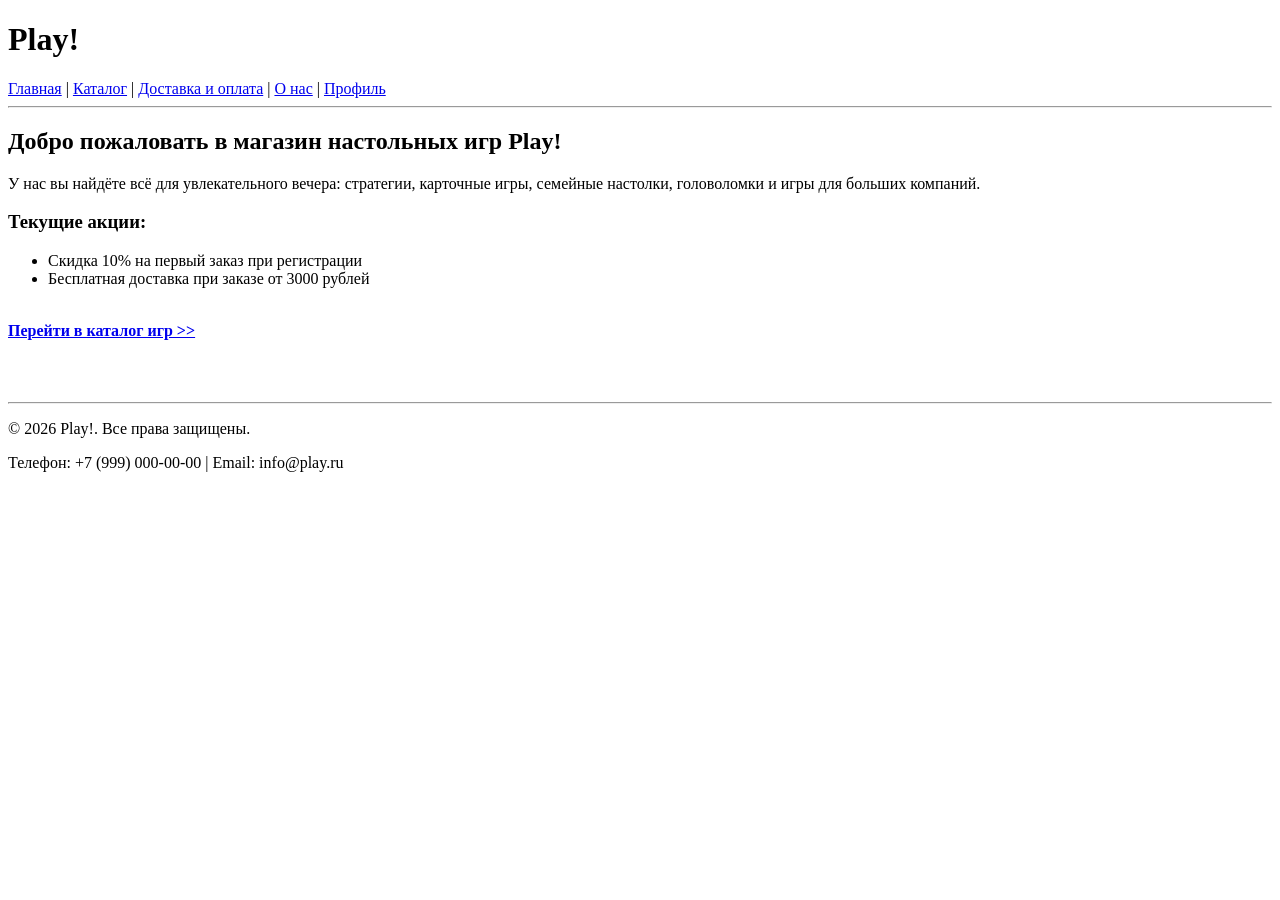
<file: www/index.html>
<!DOCTYPE html>
<html lang="ru">
<head>
    <meta charset="UTF-8">
    <title>Play! - Главная</title>
</head>
<body>
    <!-- Шапка сайта -->
    <header>
        <h1>Play!</h1>
        <nav>
            <a href="index.html">Главная</a> |
            <a href="catalog.html">Каталог</a> |
            <a href="delivery.html">Доставка и оплата</a> |
            <a href="about.html">О нас</a> |
            <a href="profile.html">Профиль</a>
        </nav>
        <hr>
    </header>

    <!-- Основной контент -->
    <main>
        <h2>Добро пожаловать в магазин настольных игр Play!</h2>
        <p>У нас вы найдёте всё для увлекательного вечера: стратегии, карточные игры, семейные настолки, головоломки и игры для больших компаний.</p>

        <h3>Текущие акции:</h3>
        <ul>
            <li>Скидка 10% на первый заказ при регистрации</li>
            <li>Бесплатная доставка при заказе от 3000 рублей</li>
        </ul>

        <br>
        <a href="catalog.html"><b>Перейти в каталог игр &gt;&gt;</b></a>
    </main>

    <br><br><br>

    <!-- Подвал -->
    <footer>
        <hr>
        <p>&copy; 2026 Play!. Все права защищены.</p>
        <p>Телефон: +7 (999) 000-00-00 | Email: info@play.ru</p>
    </footer>
</body>
</html>
</file>
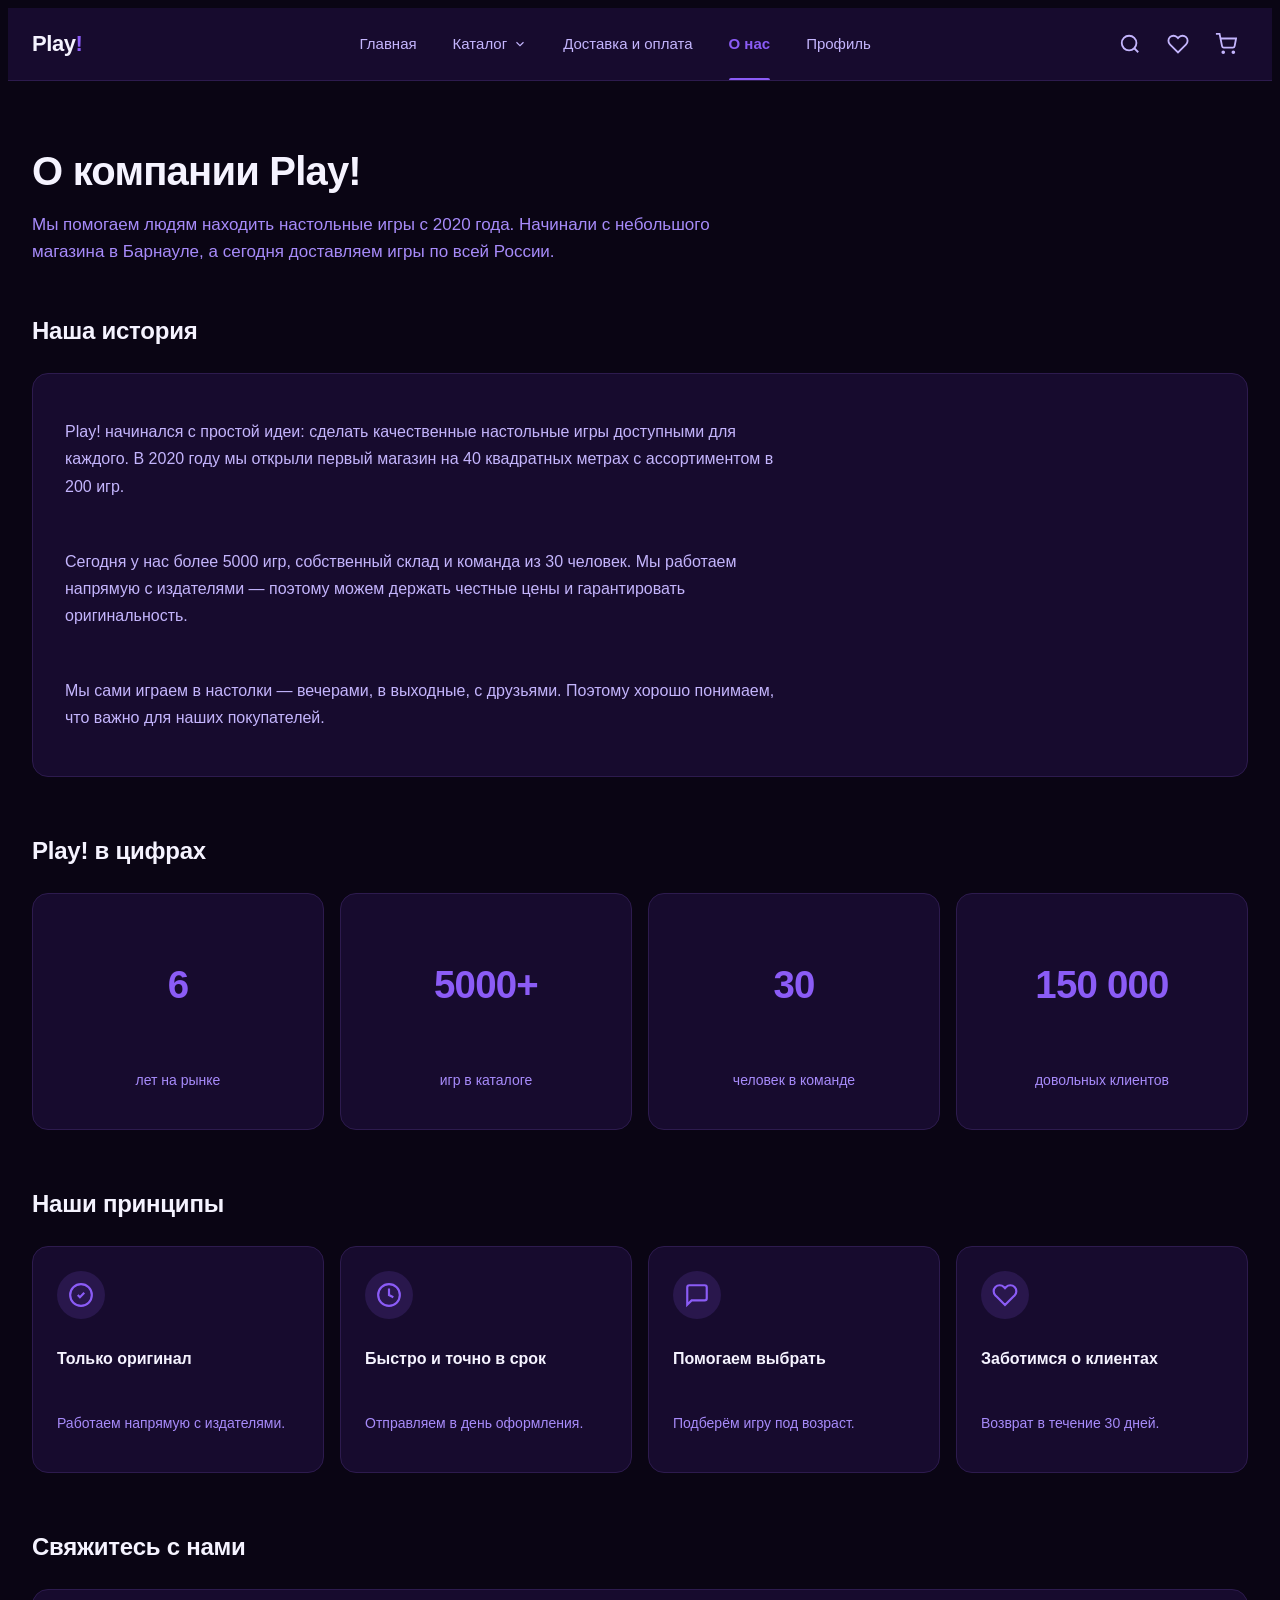
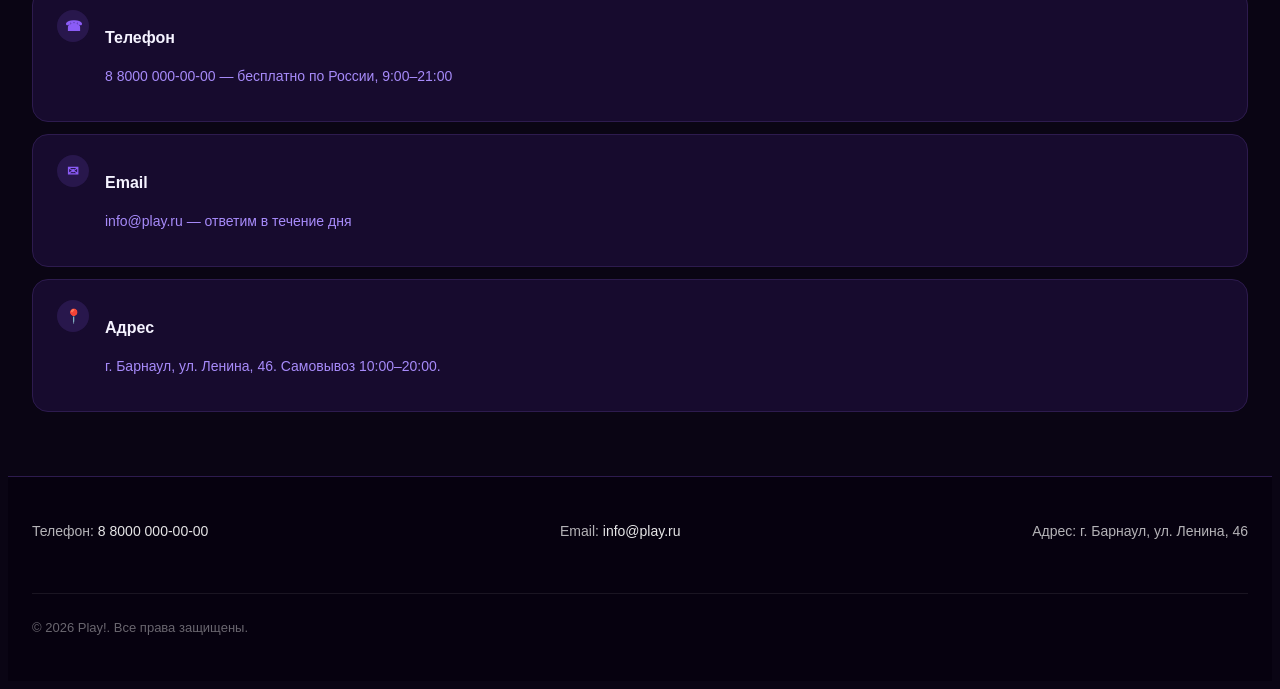
<file: www/about.html>
<!DOCTYPE html>
<html lang="ru">
<head>
    <meta charset="UTF-8">
    <meta name="viewport" content="width=device-width, initial-scale=1.0">
    <title>Play! - О нас</title>
    <link rel="stylesheet" href="../css/style.css">
</head>
<body>

    <header class="header">
        <div class="container header__container">
            <a href="index.html" class="logo">
                <span class="logo__title">Play<span class="logo__accent">!</span></span>
            </a>
            <nav class="nav">
                <ul class="nav__list">
                    <li class="nav__item"><a href="index.html" class="nav__link">Главная</a></li>
                    <li class="nav__item nav__item--dropdown">
                        <button type="button" class="catalog-toggle" id="catalog-toggle" aria-expanded="false">
                            Каталог
                            <svg class="catalog-toggle__chevron" viewBox="0 0 24 24" fill="none" stroke="currentColor" stroke-width="2"><polyline points="6 9 12 15 18 9"></polyline></svg>
                        </button>
                        <div class="catalog-panel" id="catalog-panel">
                            <div class="catalog-categories">
                                <a href="catalog.html?genre=strategy" class="catalog-categories__item">Стратегии</a>
                                <a href="catalog.html?genre=card" class="catalog-categories__item">Карточные</a>
                                <a href="catalog.html?genre=family" class="catalog-categories__item">Семейные</a>
                                <a href="catalog.html?genre=puzzle" class="catalog-categories__item">Головоломки</a>
                                <a href="catalog.html?genre=party" class="catalog-categories__item">Для вечеринок</a>
                                <a href="catalog.html" class="catalog-categories__item">Другие</a>
                            </div>
                        </div>
                    </li>
                    <li class="nav__item"><a href="delivery.html" class="nav__link">Доставка и оплата</a></li>
                    <li class="nav__item"><a href="about.html" class="nav__link nav__link--active">О нас</a></li>
                    <li class="nav__item"><a href="profile.html" class="nav__link">Профиль</a></li>
                </ul>
            </nav>
            <div class="actions">
                <!-- Поиск -->
                <div class="search">
                    <form class="search__form" id="search-form">
                        <input type="text" class="search__input" id="search-input" placeholder="Поиск игр...">
                        <button type="submit" class="search__submit" aria-label="Найти">
                            <svg viewBox="0 0 24 24" fill="none" stroke="currentColor" stroke-width="2"><circle cx="11" cy="11" r="8"></circle><line x1="21" y1="21" x2="16.65" y2="16.65"></line></svg>
                        </button>
                    </form>
                    <button type="button" class="icon-btn" id="search-toggle" aria-label="Поиск">
                        <svg class="icon-btn__icon" viewBox="0 0 24 24" fill="none" stroke="currentColor" stroke-width="2"><circle cx="11" cy="11" r="8"></circle><line x1="21" y1="21" x2="16.65" y2="16.65"></line></svg>
                    </button>
                </div>
                
                <a href="favorites.html" class="icon-btn" aria-label="Избранное">
                    <svg class="icon-btn__icon" viewBox="0 0 24 24" fill="none" stroke="currentColor" stroke-width="2">
                        <path d="M20.84 4.61a5.5 5.5 0 0 0-7.78 0L12 5.67l-1.06-1.06a5.5 5.5 0 0 0-7.78 7.78l1.06 1.06L12 21.23l7.78-7.78 1.06-1.06a5.5 5.5 0 0 0 0-7.78z"></path>
                    </svg>
                </a>
                    <!-- Корзина -->
                    <button type="button" class="icon-btn" aria-label="Корзина">
                        <svg class="icon-btn__icon" viewBox="0 0 24 24" fill="none" stroke="currentColor" stroke-width="2"><circle cx="9" cy="21" r="1"></circle><circle cx="20" cy="21" r="1"></circle><path d="M1 1h4l2.68 13.39a2 2 0 0 0 2 1.61h9.72a2 2 0 0 0 2-1.61L23 6H6"></path></svg>
                    </button>
                </div>
            </div>
    </header>

    <main class="page">
        <div class="container">
            <h1 class="page__title">О компании Play!</h1>
            <p class="page__lead">Мы помогаем людям находить настольные игры с 2020 года. Начинали с небольшого магазина в Барнауле, а сегодня доставляем игры по всей России.</p>

            <section class="page__section">
                <h2 class="page__subtitle">Наша история</h2>
                <div class="story">
                    <div class="story__content">
                        <p class="story__text">Play! начинался с простой идеи: сделать качественные настольные игры доступными для каждого. В 2020 году мы открыли первый магазин на 40 квадратных метрах с ассортиментом в 200 игр.</p>
                        <p class="story__text">Сегодня у нас более 5000 игр, собственный склад и команда из 30 человек. Мы работаем напрямую с издателями — поэтому можем держать честные цены и гарантировать оригинальность.</p>
                        <p class="story__text">Мы сами играем в настолки — вечерами, в выходные, с друзьями. Поэтому хорошо понимаем, что важно для наших покупателей.</p>
                    </div>
                </div>
            </section>

            <section class="page__section">
                <h2 class="page__subtitle">Play! в цифрах</h2>
                <div class="stats">
                    <div class="stats__item"><p class="stats__value">6</p><p class="stats__label">лет на рынке</p></div>
                    <div class="stats__item"><p class="stats__value">5000+</p><p class="stats__label">игр в каталоге</p></div>
                    <div class="stats__item"><p class="stats__value">30</p><p class="stats__label">человек в команде</p></div>
                    <div class="stats__item"><p class="stats__value">150 000</p><p class="stats__label">довольных клиентов</p></div>
                </div>
            </section>

            <section class="page__section">
                <h2 class="page__subtitle">Наши принципы</h2>
                <div class="cards">
                    <div class="card"><div class="card__icon"><svg viewBox="0 0 24 24" fill="none" stroke="currentColor" stroke-width="2"><path d="M9 12l2 2 4-4"></path><circle cx="12" cy="12" r="10"></circle></svg></div><p class="card__title">Только оригинал</p><p class="card__text">Работаем напрямую с издателями.</p></div>
                    <div class="card"><div class="card__icon"><svg viewBox="0 0 24 24" fill="none" stroke="currentColor" stroke-width="2"><circle cx="12" cy="12" r="10"></circle><polyline points="12 6 12 12 16 14"></polyline></svg></div><p class="card__title">Быстро и точно в срок</p><p class="card__text">Отправляем в день оформления.</p></div>
                    <div class="card"><div class="card__icon"><svg viewBox="0 0 24 24" fill="none" stroke="currentColor" stroke-width="2"><path d="M21 15a2 2 0 0 1-2 2H7l-4 4V5a2 2 0 0 1 2-2h14a2 2 0 0 1 2 2z"></path></svg></div><p class="card__title">Помогаем выбрать</p><p class="card__text">Подберём игру под возраст.</p></div>
                    <div class="card"><div class="card__icon"><svg viewBox="0 0 24 24" fill="none" stroke="currentColor" stroke-width="2"><path d="M20.84 4.61a5.5 5.5 0 0 0-7.78 0L12 5.67l-1.06-1.06a5.5 5.5 0 0 0-7.78 7.78l1.06 1.06L12 21.23l7.78-7.78 1.06-1.06a5.5 5.5 0 0 0 0-7.78z"></path></svg></div><p class="card__title">Заботимся о клиентах</p><p class="card__text">Возврат в течение 30 дней.</p></div>
                </div>
            </section>

            <section class="page__section">
                <h2 class="page__subtitle">Свяжитесь с нами</h2>
                <div class="info-list">
                    <div class="info-list__item"><div class="info-list__mark">☎</div><div><p class="info-list__title">Телефон</p><p class="info-list__text">8 8000 000-00-00 — бесплатно по России, 9:00–21:00</p></div></div>
                    <div class="info-list__item"><div class="info-list__mark">✉</div><div><p class="info-list__title">Email</p><p class="info-list__text">info@play.ru — ответим в течение дня</p></div></div>
                    <div class="info-list__item"><div class="info-list__mark">📍</div><div><p class="info-list__title">Адрес</p><p class="info-list__text">г. Барнаул, ул. Ленина, 46. Самовывоз 10:00–20:00.</p></div></div>
                </div>
            </section>
        </div>
    </main>

    <footer class="footer">
        <div class="container footer__container">
            <div class="footer__contacts">
                <p class="footer__text">Телефон: <a href="tel:+79990000000" class="footer__link">8 8000 000-00-00</a></p>
                <p class="footer__text">Email: <a href="mailto:info@play.ru" class="footer__link">info@play.ru</a></p>
                <p class="footer__text">Адрес: г. Барнаул, ул. Ленина, 46</p>
            </div>
            <p class="footer__copyright">&copy; 2026 Play!. Все права защищены.</p>
        </div>
    </footer>

    <script src="../js/catalog.js"></script>
    <script src="../js/search.js"></script>
</body>
</html>
</file>
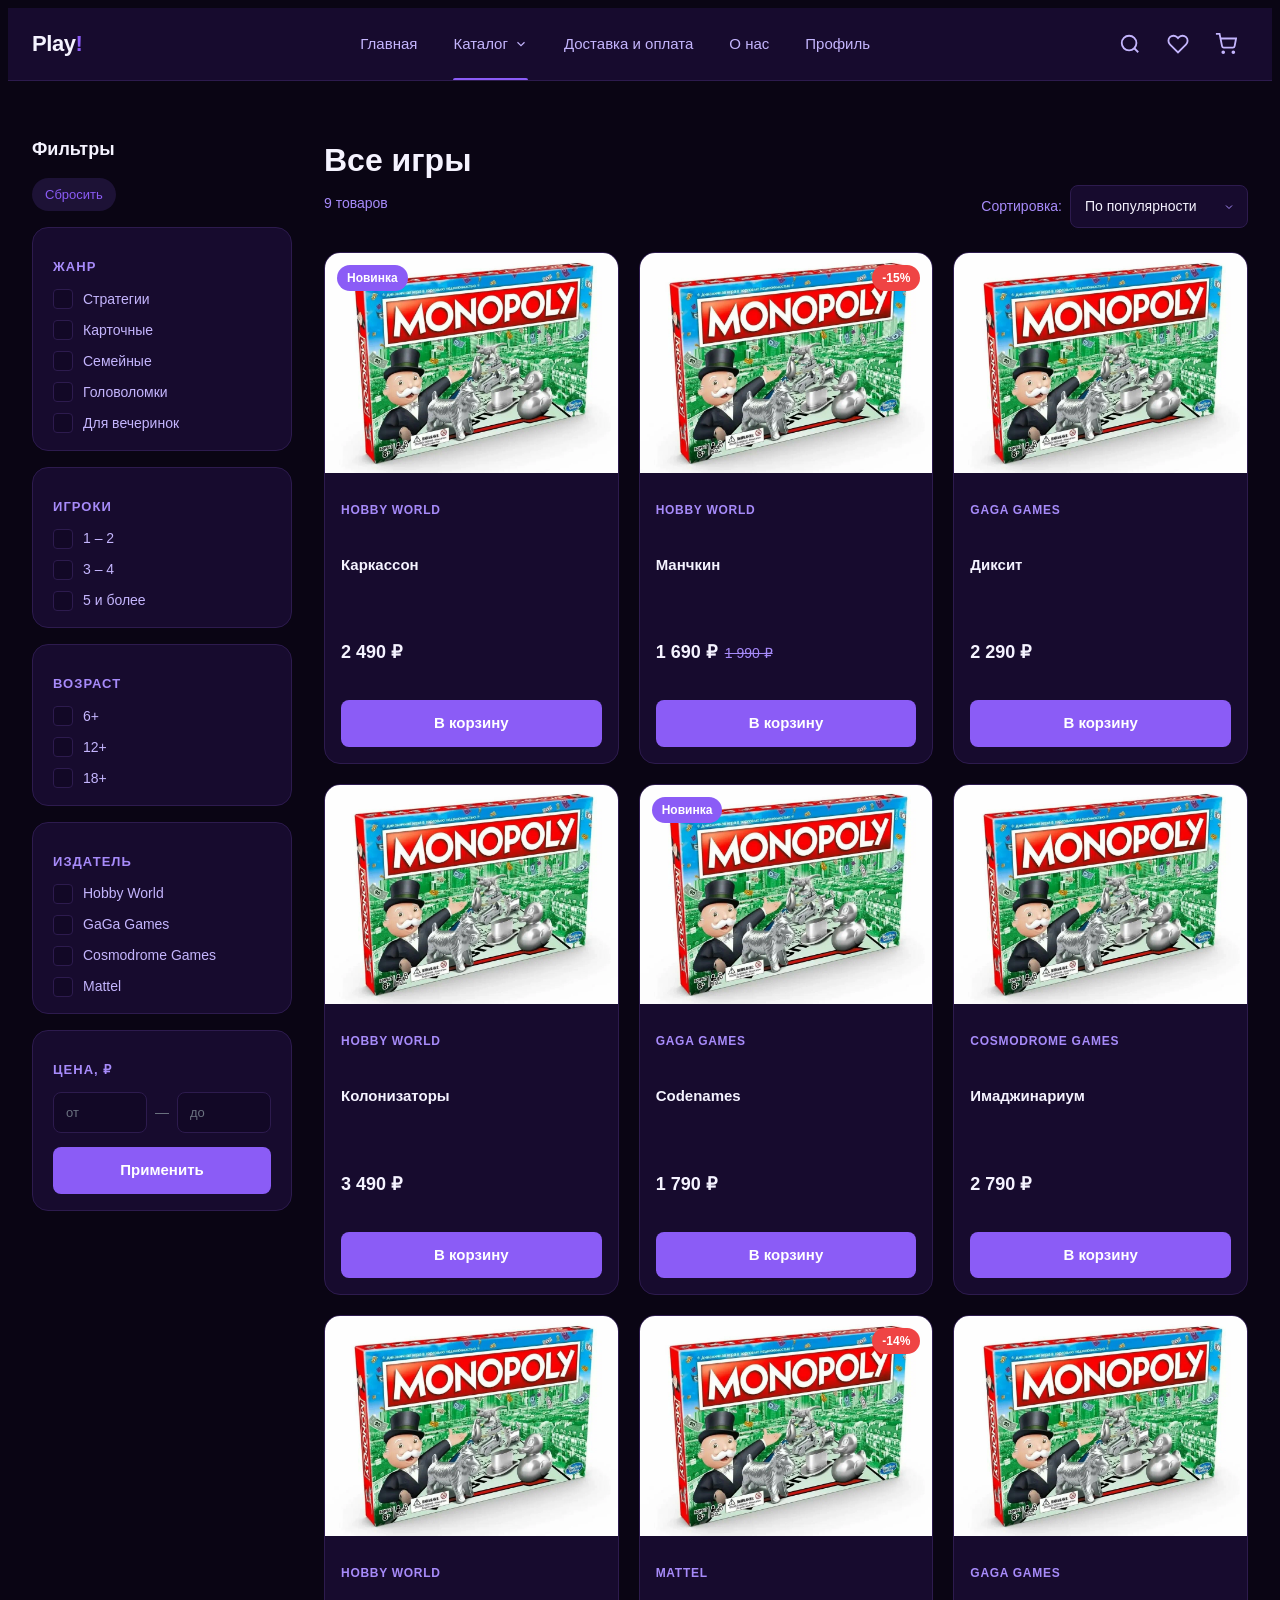
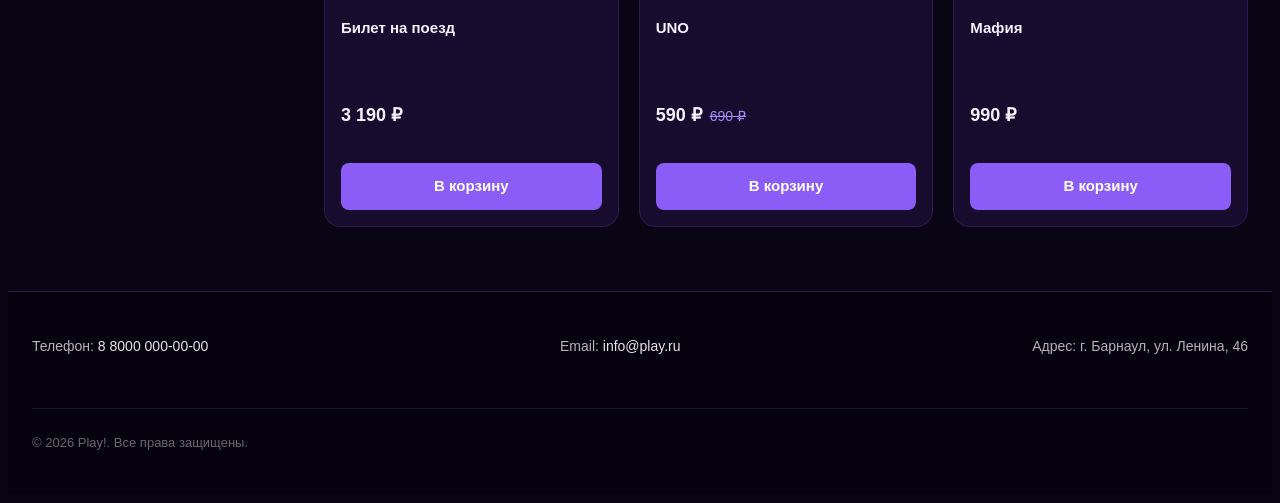
<file: www/catalog.html>
<!DOCTYPE html>
<html lang="ru">
<head>
    <meta charset="UTF-8">
    <meta name="viewport" content="width=device-width, initial-scale=1.0">
    <title>Play! - Каталог</title>
    <link rel="stylesheet" href="../css/style.css">
</head>
<body>

    <header class="header">
        <div class="container header__container">
            <a href="index.html" class="logo">
                <span class="logo__title">Play<span class="logo__accent">!</span></span>
            </a>
            <nav class="nav">
                <ul class="nav__list">
                    <li class="nav__item"><a href="index.html" class="nav__link">Главная</a></li>
                    <li class="nav__item nav__item--dropdown">
                        <button type="button" class="catalog-toggle nav__link--active" id="catalog-toggle" aria-expanded="false">
                            Каталог
                            <svg class="catalog-toggle__chevron" viewBox="0 0 24 24" fill="none" stroke="currentColor" stroke-width="2"><polyline points="6 9 12 15 18 9"></polyline></svg>
                        </button>
                        <div class="catalog-panel" id="catalog-panel">
                            <div class="catalog-categories">
                                <a href="catalog.html?genre=strategy" class="catalog-categories__item">Стратегии</a>
                                <a href="catalog.html?genre=card" class="catalog-categories__item">Карточные</a>
                                <a href="catalog.html?genre=family" class="catalog-categories__item">Семейные</a>
                                <a href="catalog.html?genre=puzzle" class="catalog-categories__item">Головоломки</a>
                                <a href="catalog.html?genre=party" class="catalog-categories__item">Для вечеринок</a>
                                <a href="catalog.html" class="catalog-categories__item">Другие</a>
                            </div>
                        </div>
                    </li>
                    <li class="nav__item"><a href="delivery.html" class="nav__link">Доставка и оплата</a></li>
                    <li class="nav__item"><a href="about.html" class="nav__link">О нас</a></li>
                    <li class="nav__item"><a href="profile.html" class="nav__link">Профиль</a></li>
                </ul>
            </nav>
            <div class="actions">
                <div class="search">
                    <form class="search__form" id="search-form">
                        <input type="text" class="search__input" id="search-input" placeholder="Поиск игр...">
                        <button type="submit" class="search__submit" aria-label="Найти">
                            <svg viewBox="0 0 24 24" fill="none" stroke="currentColor" stroke-width="2"><circle cx="11" cy="11" r="8"></circle><line x1="21" y1="21" x2="16.65" y2="16.65"></line></svg>
                        </button>
                    </form>
                    <button type="button" class="icon-btn" id="search-toggle" aria-label="Поиск">
                        <svg class="icon-btn__icon" viewBox="0 0 24 24" fill="none" stroke="currentColor" stroke-width="2"><circle cx="11" cy="11" r="8"></circle><line x1="21" y1="21" x2="16.65" y2="16.65"></line></svg>
                    </button>
                </div>
                <a href="favorites.html" class="icon-btn" aria-label="Избранное">
                    <svg class="icon-btn__icon" viewBox="0 0 24 24" fill="none" stroke="currentColor" stroke-width="2">
                        <path d="M20.84 4.61a5.5 5.5 0 0 0-7.78 0L12 5.67l-1.06-1.06a5.5 5.5 0 0 0-7.78 7.78l1.06 1.06L12 21.23l7.78-7.78 1.06-1.06a5.5 5.5 0 0 0 0-7.78z"></path>
                    </svg>
                </a>
                <button type="button" class="icon-btn" aria-label="Корзина">
                    <svg class="icon-btn__icon" viewBox="0 0 24 24" fill="none" stroke="currentColor" stroke-width="2"><circle cx="9" cy="21" r="1"></circle><circle cx="20" cy="21" r="1"></circle><path d="M1 1h4l2.68 13.39a2 2 0 0 0 2 1.61h9.72a2 2 0 0 0 2-1.61L23 6H6"></path></svg>
                </button>
            </div>
        </div>
    </header>

    <main class="page">
        <div class="container">
            <div class="catalog-page">

                <aside class="catalog-filters" data-filters>
                    <div class="catalog-filters__head">
                        <h2 class="catalog-filters__heading">Фильтры</h2>
                        <button type="button" class="catalog-filters__reset" data-filters-reset>Сбросить</button>
                    </div>

                    <div class="catalog-filters__block">
                        <h3 class="catalog-filters__title">Жанр</h3>
                        <div class="catalog-filters__options">
                            <label class="catalog-filters__label"><input type="checkbox" class="checkbox__input" data-filter="genres" value="strategy"><span class="checkbox__box"></span><span>Стратегии</span></label>
                            <label class="catalog-filters__label"><input type="checkbox" class="checkbox__input" data-filter="genres" value="card"><span class="checkbox__box"></span><span>Карточные</span></label>
                            <label class="catalog-filters__label"><input type="checkbox" class="checkbox__input" data-filter="genres" value="family"><span class="checkbox__box"></span><span>Семейные</span></label>
                            <label class="catalog-filters__label"><input type="checkbox" class="checkbox__input" data-filter="genres" value="puzzle"><span class="checkbox__box"></span><span>Головоломки</span></label>
                            <label class="catalog-filters__label"><input type="checkbox" class="checkbox__input" data-filter="genres" value="party"><span class="checkbox__box"></span><span>Для вечеринок</span></label>
                        </div>
                    </div>

                    <div class="catalog-filters__block">
                        <h3 class="catalog-filters__title">Игроки</h3>
                        <div class="catalog-filters__options">
                            <label class="catalog-filters__label"><input type="checkbox" class="checkbox__input" data-filter="players" value="1-2"><span class="checkbox__box"></span><span>1 – 2</span></label>
                            <label class="catalog-filters__label"><input type="checkbox" class="checkbox__input" data-filter="players" value="3-4"><span class="checkbox__box"></span><span>3 – 4</span></label>
                            <label class="catalog-filters__label"><input type="checkbox" class="checkbox__input" data-filter="players" value="5+"><span class="checkbox__box"></span><span>5 и более</span></label>
                        </div>
                    </div>

                    <div class="catalog-filters__block">
                        <h3 class="catalog-filters__title">Возраст</h3>
                        <div class="catalog-filters__options">
                            <label class="catalog-filters__label"><input type="checkbox" class="checkbox__input" data-filter="ages" value="6+"><span class="checkbox__box"></span><span>6+</span></label>
                            <label class="catalog-filters__label"><input type="checkbox" class="checkbox__input" data-filter="ages" value="12+"><span class="checkbox__box"></span><span>12+</span></label>
                            <label class="catalog-filters__label"><input type="checkbox" class="checkbox__input" data-filter="ages" value="18+"><span class="checkbox__box"></span><span>18+</span></label>
                        </div>
                    </div>

                    <div class="catalog-filters__block">
                        <h3 class="catalog-filters__title">Издатель</h3>
                        <div class="catalog-filters__options">
                            <label class="catalog-filters__label"><input type="checkbox" class="checkbox__input" data-filter="brands" value="Hobby World"><span class="checkbox__box"></span><span>Hobby World</span></label>
                            <label class="catalog-filters__label"><input type="checkbox" class="checkbox__input" data-filter="brands" value="GaGa Games"><span class="checkbox__box"></span><span>GaGa Games</span></label>
                            <label class="catalog-filters__label"><input type="checkbox" class="checkbox__input" data-filter="brands" value="Cosmodrome Games"><span class="checkbox__box"></span><span>Cosmodrome Games</span></label>
                            <label class="catalog-filters__label"><input type="checkbox" class="checkbox__input" data-filter="brands" value="Mattel"><span class="checkbox__box"></span><span>Mattel</span></label>
                        </div>
                    </div>

                    <div class="catalog-filters__block">
                        <h3 class="catalog-filters__title">Цена, ₽</h3>
                        <div class="catalog-filters__options">
                            <div class="catalog-filters__price">
                                <input type="number" placeholder="от" data-price-from>
                                <span class="catalog-filters__dash">—</span>
                                <input type="number" placeholder="до" data-price-to>
                            </div>
                            <button type="button" class="btn btn--primary catalog-filters__apply" data-price-apply>Применить</button>
                        </div>
                    </div>
                </aside>

                <div class="catalog-page__main">
                    <div class="catalog-page__head">
                        <div>
                            <h1 class="catalog-page__title">Все игры</h1>
                            <p class="catalog-page__count" data-count>9 товаров</p>
                        </div>
                        <div class="catalog-page__sort">
                            <label>Сортировка:</label>
                            <select class="form__input" data-sort>
                                <option value="popular">По популярности</option>
                                <option value="price-asc">Сначала дешёвые</option>
                                <option value="price-desc">Сначала дорогие</option>
                                <option value="name">По названию (А–Я)</option>
                                <option value="new">Сначала новинки</option>
                            </select>
                        </div>
                    </div>

                    <div class="products-grid" data-products></div>
                </div>

            </div>
        </div>
    </main>

    <footer class="footer">
        <div class="container footer__container">
            <div class="footer__contacts">
                <p class="footer__text">Телефон: <a href="tel:+79990000000" class="footer__link">8 8000 000-00-00</a></p>
                <p class="footer__text">Email: <a href="mailto:info@play.ru" class="footer__link">info@play.ru</a></p>
                <p class="footer__text">Адрес: г. Барнаул, ул. Ленина, 46</p>
            </div>
            <p class="footer__copyright">&copy; 2026 Play!. Все права защищены.</p>
        </div>
    </footer>

    <script src="../js/catalog.js"></script>
    <script src="../js/catalog-page.js"></script>
    <script src="../js/search.js"></script>
</body>
</html>
</file>
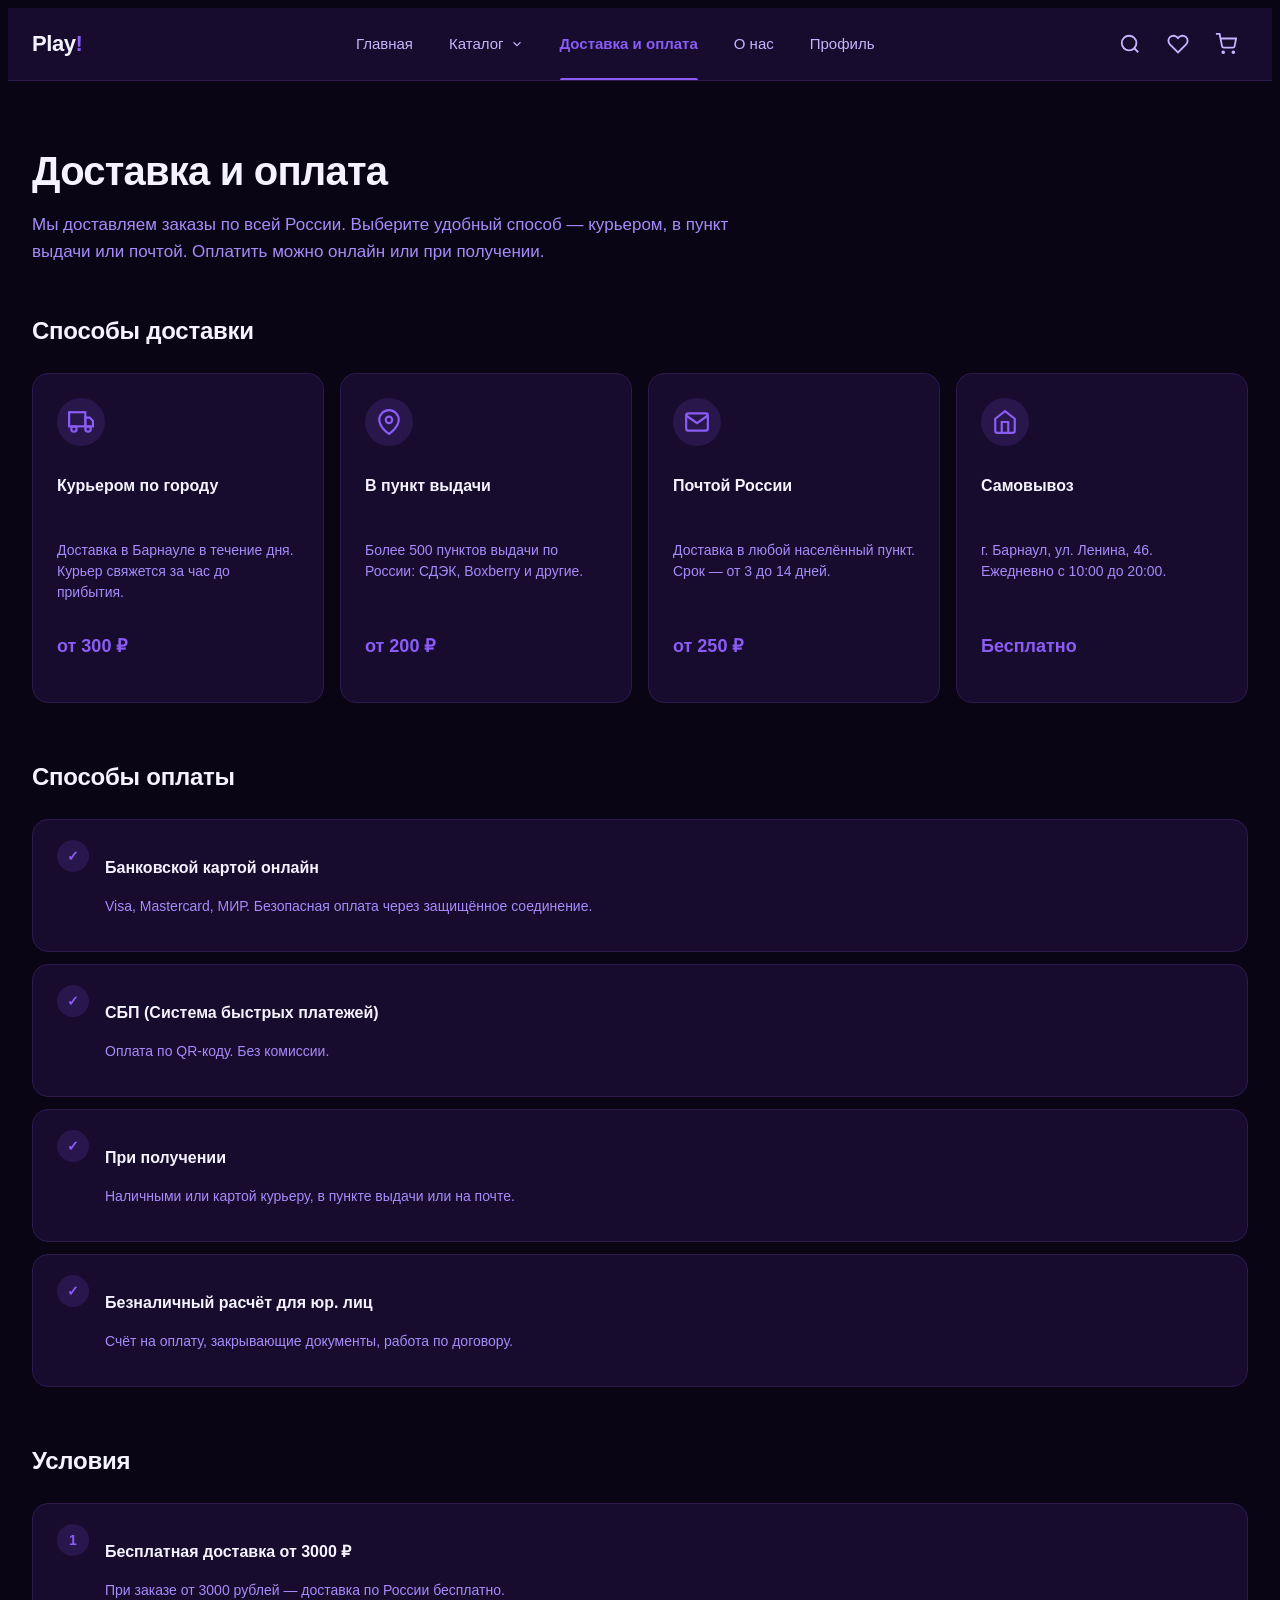
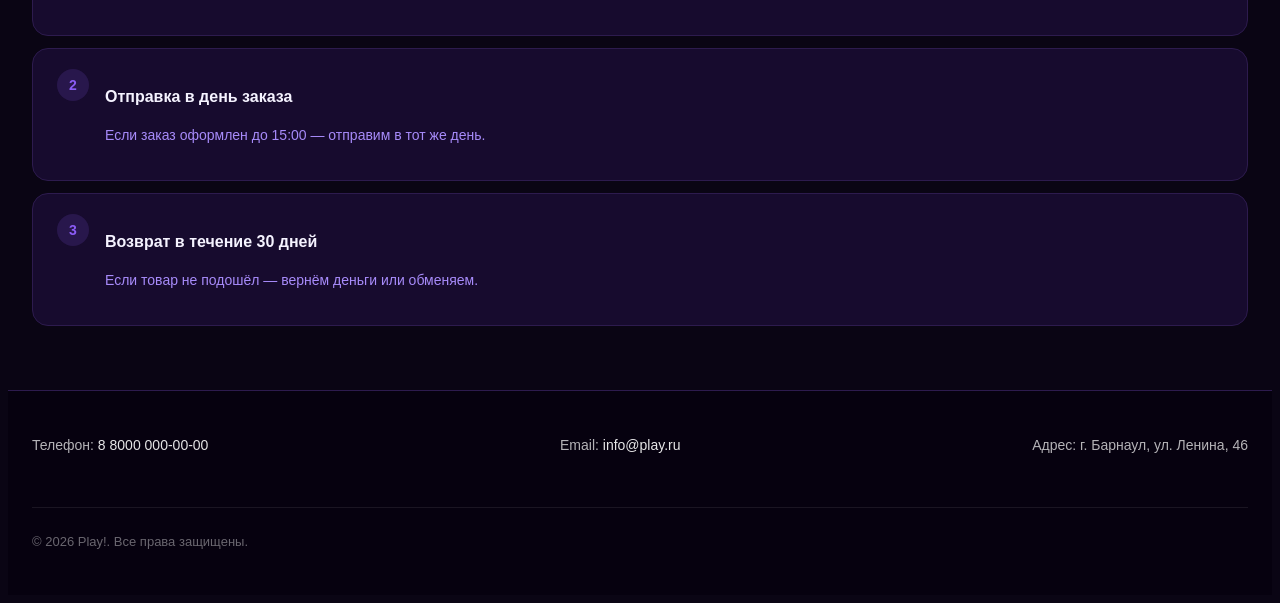
<file: www/delivery.html>
<!DOCTYPE html>
<html lang="ru">
<head>
    <meta charset="UTF-8">
    <meta name="viewport" content="width=device-width, initial-scale=1.0">
    <title>Play! - Доставка и оплата</title>
    <link rel="stylesheet" href="../css/style.css">
</head>
<body>

    <header class="header">
        <div class="container header__container">
            <a href="index.html" class="logo">
                <span class="logo__title">Play<span class="logo__accent">!</span></span>
            </a>
            <nav class="nav">
                <ul class="nav__list">
                    <li class="nav__item"><a href="index.html" class="nav__link">Главная</a></li>
                    <li class="nav__item nav__item--dropdown">
                        <button type="button" class="catalog-toggle" id="catalog-toggle" aria-expanded="false">
                            Каталог
                            <svg class="catalog-toggle__chevron" viewBox="0 0 24 24" fill="none" stroke="currentColor" stroke-width="2"><polyline points="6 9 12 15 18 9"></polyline></svg>
                        </button>
                        <div class="catalog-panel" id="catalog-panel">
                            <div class="catalog-categories">
                                <a href="catalog.html?genre=strategy" class="catalog-categories__item">Стратегии</a>
                                <a href="catalog.html?genre=card" class="catalog-categories__item">Карточные</a>
                                <a href="catalog.html?genre=family" class="catalog-categories__item">Семейные</a>
                                <a href="catalog.html?genre=puzzle" class="catalog-categories__item">Головоломки</a>
                                <a href="catalog.html?genre=party" class="catalog-categories__item">Для вечеринок</a>
                                <a href="catalog.html" class="catalog-categories__item">Другие</a>
                            </div>
                        </div>
                    </li>
                    <li class="nav__item"><a href="delivery.html" class="nav__link nav__link--active">Доставка и оплата</a></li>
                    <li class="nav__item"><a href="about.html" class="nav__link">О нас</a></li>
                    <li class="nav__item"><a href="profile.html" class="nav__link">Профиль</a></li>
                </ul>
            </nav>
            <div class="actions">
                <!-- Поиск -->
                <div class="search">
                    <form class="search__form" id="search-form">
                        <input type="text" class="search__input" id="search-input" placeholder="Поиск игр...">
                        <button type="submit" class="search__submit" aria-label="Найти">
                            <svg viewBox="0 0 24 24" fill="none" stroke="currentColor" stroke-width="2"><circle cx="11" cy="11" r="8"></circle><line x1="21" y1="21" x2="16.65" y2="16.65"></line></svg>
                        </button>
                    </form>
                    <button type="button" class="icon-btn" id="search-toggle" aria-label="Поиск">
                        <svg class="icon-btn__icon" viewBox="0 0 24 24" fill="none" stroke="currentColor" stroke-width="2"><circle cx="11" cy="11" r="8"></circle><line x1="21" y1="21" x2="16.65" y2="16.65"></line></svg>
                    </button>
                </div>
                <a href="favorites.html" class="icon-btn" aria-label="Избранное">
                    <svg class="icon-btn__icon" viewBox="0 0 24 24" fill="none" stroke="currentColor" stroke-width="2">
                        <path d="M20.84 4.61a5.5 5.5 0 0 0-7.78 0L12 5.67l-1.06-1.06a5.5 5.5 0 0 0-7.78 7.78l1.06 1.06L12 21.23l7.78-7.78 1.06-1.06a5.5 5.5 0 0 0 0-7.78z"></path>
                    </svg>
                </a>
                    <!-- Корзина -->
                    <button type="button" class="icon-btn" aria-label="Корзина">
                        <svg class="icon-btn__icon" viewBox="0 0 24 24" fill="none" stroke="currentColor" stroke-width="2"><circle cx="9" cy="21" r="1"></circle><circle cx="20" cy="21" r="1"></circle><path d="M1 1h4l2.68 13.39a2 2 0 0 0 2 1.61h9.72a2 2 0 0 0 2-1.61L23 6H6"></path></svg>
                    </button>
                </div>
            </div>
        </div>
    </header>

    <main class="page">
        <div class="container">
            <h1 class="page__title">Доставка и оплата</h1>
            <p class="page__lead">Мы доставляем заказы по всей России. Выберите удобный способ — курьером, в пункт выдачи или почтой. Оплатить можно онлайн или при получении.</p>

            <section class="page__section">
                <h2 class="page__subtitle">Способы доставки</h2>
                <div class="cards">
                    <div class="card">
                        <div class="card__icon"><svg viewBox="0 0 24 24" fill="none" stroke="currentColor" stroke-width="2"><rect x="1" y="3" width="15" height="13"></rect><polygon points="16 8 20 8 23 11 23 16 16 16 16 8"></polygon><circle cx="5.5" cy="18.5" r="2.5"></circle><circle cx="18.5" cy="18.5" r="2.5"></circle></svg></div>
                        <p class="card__title">Курьером по городу</p>
                        <p class="card__text">Доставка в Барнауле в течение дня. Курьер свяжется за час до прибытия.</p>
                        <p class="card__price">от 300 ₽</p>
                    </div>
                    <div class="card">
                        <div class="card__icon"><svg viewBox="0 0 24 24" fill="none" stroke="currentColor" stroke-width="2"><path d="M21 10c0 7-9 13-9 13s-9-6-9-13a9 9 0 0 1 18 0z"></path><circle cx="12" cy="10" r="3"></circle></svg></div>
                        <p class="card__title">В пункт выдачи</p>
                        <p class="card__text">Более 500 пунктов выдачи по России: СДЭК, Boxberry и другие.</p>
                        <p class="card__price">от 200 ₽</p>
                    </div>
                    <div class="card">
                        <div class="card__icon"><svg viewBox="0 0 24 24" fill="none" stroke="currentColor" stroke-width="2"><path d="M4 4h16c1.1 0 2 .9 2 2v12c0 1.1-.9 2-2 2H4c-1.1 0-2-.9-2-2V6c0-1.1.9-2 2-2z"></path><polyline points="22,6 12,13 2,6"></polyline></svg></div>
                        <p class="card__title">Почтой России</p>
                        <p class="card__text">Доставка в любой населённый пункт. Срок — от 3 до 14 дней.</p>
                        <p class="card__price">от 250 ₽</p>
                    </div>
                    <div class="card">
                        <div class="card__icon"><svg viewBox="0 0 24 24" fill="none" stroke="currentColor" stroke-width="2"><path d="M3 9l9-7 9 7v11a2 2 0 0 1-2 2H5a2 2 0 0 1-2-2z"></path><polyline points="9 22 9 12 15 12 15 22"></polyline></svg></div>
                        <p class="card__title">Самовывоз</p>
                        <p class="card__text">г. Барнаул, ул. Ленина, 46. Ежедневно с 10:00 до 20:00.</p>
                        <p class="card__price">Бесплатно</p>
                    </div>
                </div>
            </section>

            <section class="page__section">
                <h2 class="page__subtitle">Способы оплаты</h2>
                <div class="info-list">
                    <div class="info-list__item"><div class="info-list__mark">✓</div><div><p class="info-list__title">Банковской картой онлайн</p><p class="info-list__text">Visa, Mastercard, МИР. Безопасная оплата через защищённое соединение.</p></div></div>
                    <div class="info-list__item"><div class="info-list__mark">✓</div><div><p class="info-list__title">СБП (Система быстрых платежей)</p><p class="info-list__text">Оплата по QR-коду. Без комиссии.</p></div></div>
                    <div class="info-list__item"><div class="info-list__mark">✓</div><div><p class="info-list__title">При получении</p><p class="info-list__text">Наличными или картой курьеру, в пункте выдачи или на почте.</p></div></div>
                    <div class="info-list__item"><div class="info-list__mark">✓</div><div><p class="info-list__title">Безналичный расчёт для юр. лиц</p><p class="info-list__text">Счёт на оплату, закрывающие документы, работа по договору.</p></div></div>
                </div>
            </section>

            <section class="page__section">
                <h2 class="page__subtitle">Условия</h2>
                <div class="info-list">
                    <div class="info-list__item"><div class="info-list__mark">1</div><div><p class="info-list__title">Бесплатная доставка от 3000 ₽</p><p class="info-list__text">При заказе от 3000 рублей — доставка по России бесплатно.</p></div></div>
                    <div class="info-list__item"><div class="info-list__mark">2</div><div><p class="info-list__title">Отправка в день заказа</p><p class="info-list__text">Если заказ оформлен до 15:00 — отправим в тот же день.</p></div></div>
                    <div class="info-list__item"><div class="info-list__mark">3</div><div><p class="info-list__title">Возврат в течение 30 дней</p><p class="info-list__text">Если товар не подошёл — вернём деньги или обменяем.</p></div></div>
                </div>
            </section>
        </div>
    </main>

    <footer class="footer">
        <div class="container footer__container">
            <div class="footer__contacts">
                <p class="footer__text">Телефон: <a href="tel:+79990000000" class="footer__link">8 8000 000-00-00</a></p>
                <p class="footer__text">Email: <a href="mailto:info@play.ru" class="footer__link">info@play.ru</a></p>
                <p class="footer__text">Адрес: г. Барнаул, ул. Ленина, 46</p>
            </div>
            <p class="footer__copyright">&copy; 2026 Play!. Все права защищены.</p>
        </div>
    </footer>

    <script src="../js/catalog.js"></script>
    <script src="../js/search.js"></script>
</body>
</html>
</file>
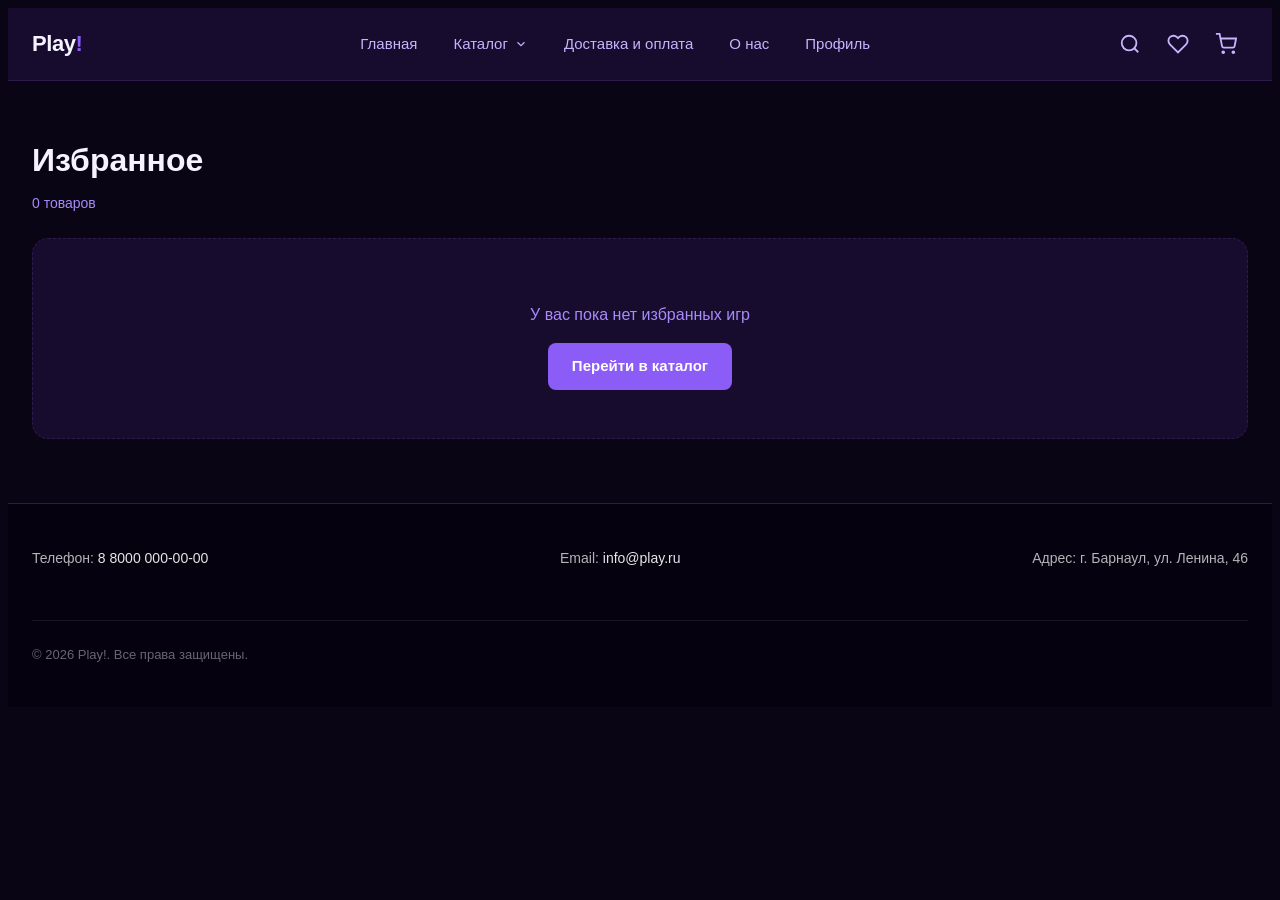
<file: www/favorites.html>
<!DOCTYPE html>
<html lang="ru">
<head>
    <meta charset="UTF-8">
    <meta name="viewport" content="width=device-width, initial-scale=1.0">
    <title>Play! - Избранное</title>
    <link rel="stylesheet" href="../css/style.css">
</head>
<body>

    <header class="header">
        <div class="container header__container">
            <a href="index.html" class="logo">
                <span class="logo__title">Play<span class="logo__accent">!</span></span>
            </a>
            <nav class="nav">
                <ul class="nav__list">
                    <li class="nav__item"><a href="index.html" class="nav__link">Главная</a></li>
                    <li class="nav__item nav__item--dropdown">
                        <button type="button" class="catalog-toggle" id="catalog-toggle" aria-expanded="false">
                            Каталог
                            <svg class="catalog-toggle__chevron" viewBox="0 0 24 24" fill="none" stroke="currentColor" stroke-width="2"><polyline points="6 9 12 15 18 9"></polyline></svg>
                        </button>
                        <div class="catalog-panel" id="catalog-panel">
                            <div class="catalog-categories">
                                <a href="catalog.html?genre=strategy" class="catalog-categories__item">Стратегии</a>
                                <a href="catalog.html?genre=card" class="catalog-categories__item">Карточные</a>
                                <a href="catalog.html?genre=family" class="catalog-categories__item">Семейные</a>
                                <a href="catalog.html?genre=puzzle" class="catalog-categories__item">Головоломки</a>
                                <a href="catalog.html?genre=party" class="catalog-categories__item">Для вечеринок</a>
                                <a href="catalog.html" class="catalog-categories__item">Другие</a>
                            </div>
                        </div>
                    </li>
                    <li class="nav__item"><a href="delivery.html" class="nav__link">Доставка и оплата</a></li>
                    <li class="nav__item"><a href="about.html" class="nav__link">О нас</a></li>
                    <li class="nav__item"><a href="profile.html" class="nav__link">Профиль</a></li>
                </ul>
            </nav>
            <div class="actions">
                <div class="search">
                    <form class="search__form" id="search-form">
                        <input type="text" class="search__input" id="search-input" placeholder="Поиск игр...">
                        <button type="submit" class="search__submit" aria-label="Найти">
                            <svg viewBox="0 0 24 24" fill="none" stroke="currentColor" stroke-width="2"><circle cx="11" cy="11" r="8"></circle><line x1="21" y1="21" x2="16.65" y2="16.65"></line></svg>
                        </button>
                    </form>
                    <button type="button" class="icon-btn" id="search-toggle" aria-label="Поиск">
                        <svg class="icon-btn__icon" viewBox="0 0 24 24" fill="none" stroke="currentColor" stroke-width="2"><circle cx="11" cy="11" r="8"></circle><line x1="21" y1="21" x2="16.65" y2="16.65"></line></svg>
                    </button>
                </div>
                <a href="favorites.html" class="icon-btn" aria-label="Избранное">
                    <svg class="icon-btn__icon" viewBox="0 0 24 24" fill="none" stroke="currentColor" stroke-width="2">
                        <path d="M20.84 4.61a5.5 5.5 0 0 0-7.78 0L12 5.67l-1.06-1.06a5.5 5.5 0 0 0-7.78 7.78l1.06 1.06L12 21.23l7.78-7.78 1.06-1.06a5.5 5.5 0 0 0 0-7.78z"></path>
                    </svg>
                </a>
                <button type="button" class="icon-btn" aria-label="Корзина">
                    <svg class="icon-btn__icon" viewBox="0 0 24 24" fill="none" stroke="currentColor" stroke-width="2"><circle cx="9" cy="21" r="1"></circle><circle cx="20" cy="21" r="1"></circle><path d="M1 1h4l2.68 13.39a2 2 0 0 0 2 1.61h9.72a2 2 0 0 0 2-1.61L23 6H6"></path></svg>
                </button>
            </div>
        </div>
    </header>

    <main class="page">
        <div class="container">
            <h1 class="catalog-page__title">Избранное</h1>
            <p class="catalog-page__count" data-favorites-count>0 товаров</p>

            <div class="products-grid" data-favorites-grid style="margin-top: 24px;"></div>
        </div>
    </main>

    <footer class="footer">
        <div class="container footer__container">
            <div class="footer__contacts">
                <p class="footer__text">Телефон: <a href="tel:+79990000000" class="footer__link">8 8000 000-00-00</a></p>
                <p class="footer__text">Email: <a href="mailto:info@play.ru" class="footer__link">info@play.ru</a></p>
                <p class="footer__text">Адрес: г. Барнаул, ул. Ленина, 46</p>
            </div>
            <p class="footer__copyright">&copy; 2026 Play!. Все права защищены.</p>
        </div>
    </footer>

    <script src="../js/catalog.js"></script>
    <script src="../js/search.js"></script>
    <script src="../js/favorites.js"></script>
</body>
</html>
</file>
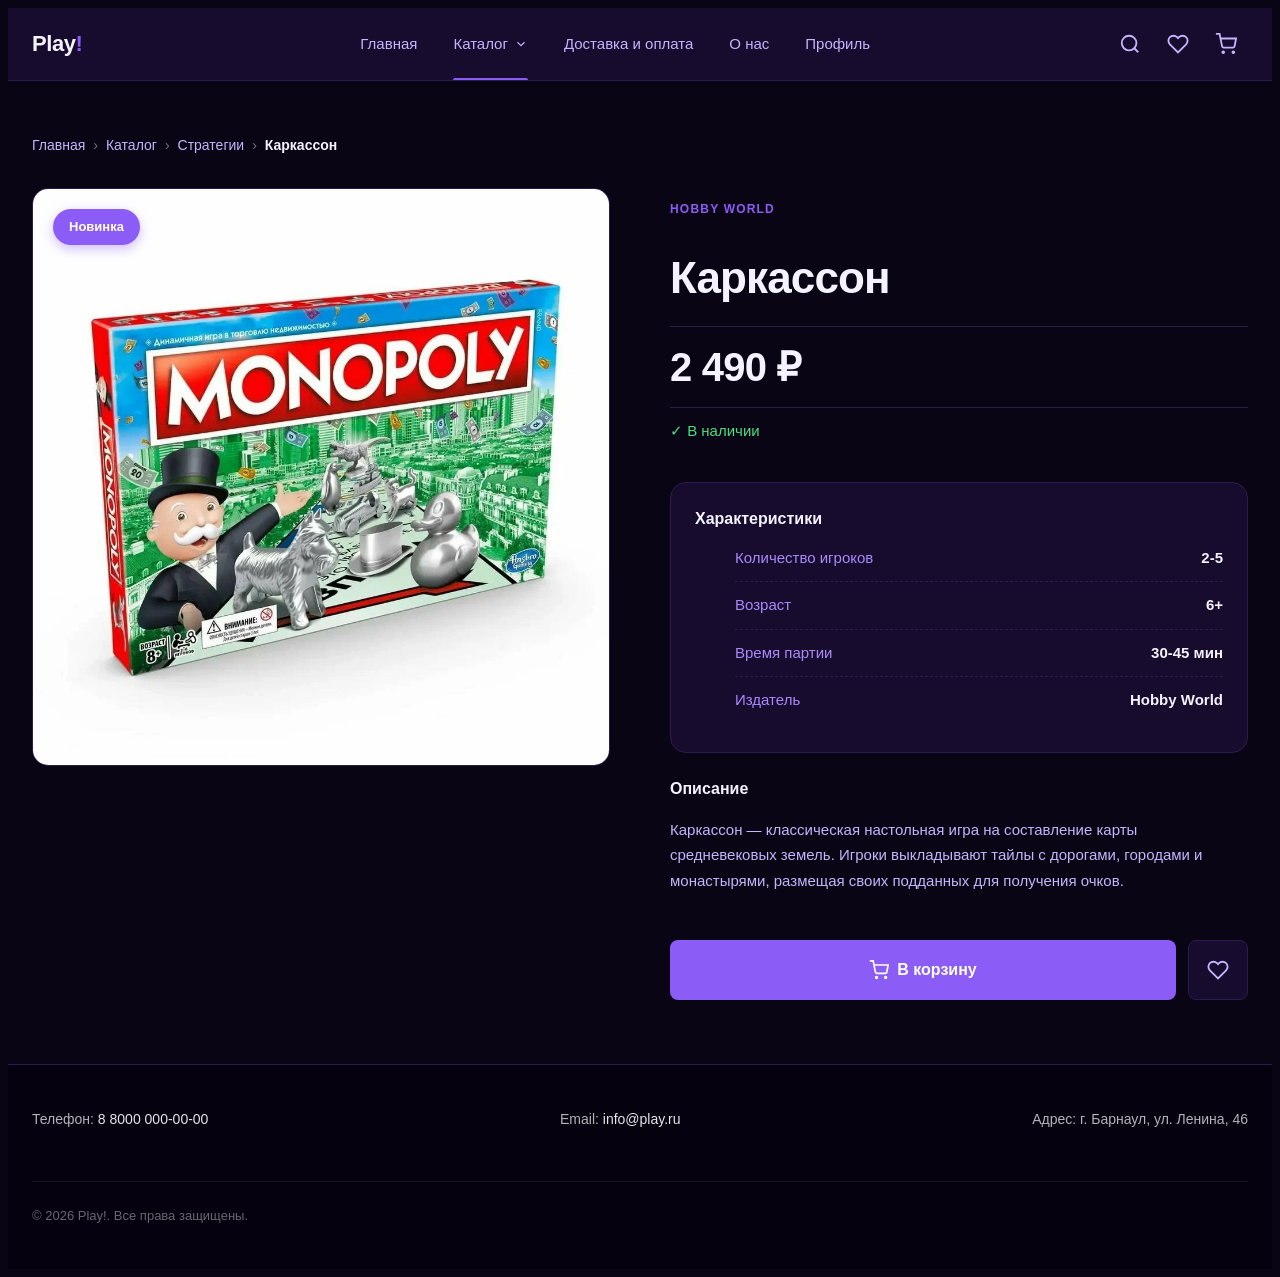
<file: www/product.html>
<!DOCTYPE html>
<html lang="ru">
<head>
    <meta charset="UTF-8">
    <meta name="viewport" content="width=device-width, initial-scale=1.0">
    <title>Play! - Карточка товара</title>
    <link rel="stylesheet" href="../css/style.css">
</head>
<body>

    <header class="header">
        <div class="container header__container">
            <a href="index.html" class="logo">
                <span class="logo__title">Play<span class="logo__accent">!</span></span>
            </a>
            <nav class="nav">
                <ul class="nav__list">
                    <li class="nav__item"><a href="index.html" class="nav__link">Главная</a></li>
                    <li class="nav__item nav__item--dropdown">
                        <button type="button" class="catalog-toggle nav__link--active" id="catalog-toggle" aria-expanded="false">
                            Каталог
                            <svg class="catalog-toggle__chevron" viewBox="0 0 24 24" fill="none" stroke="currentColor" stroke-width="2"><polyline points="6 9 12 15 18 9"></polyline></svg>
                        </button>
                        <div class="catalog-panel" id="catalog-panel">
                            <div class="catalog-categories">
                                <a href="catalog.html?genre=strategy" class="catalog-categories__item">Стратегии</a>
                                <a href="catalog.html?genre=card" class="catalog-categories__item">Карточные</a>
                                <a href="catalog.html?genre=family" class="catalog-categories__item">Семейные</a>
                                <a href="catalog.html?genre=puzzle" class="catalog-categories__item">Головоломки</a>
                                <a href="catalog.html?genre=party" class="catalog-categories__item">Для вечеринок</a>
                                <a href="catalog.html" class="catalog-categories__item">Другие</a>
                            </div>
                        </div>
                    </li>
                    <li class="nav__item"><a href="delivery.html" class="nav__link">Доставка и оплата</a></li>
                    <li class="nav__item"><a href="about.html" class="nav__link">О нас</a></li>
                    <li class="nav__item"><a href="profile.html" class="nav__link">Профиль</a></li>
                </ul>
            </nav>
            <div class="actions">
                <div class="search">
                    <form class="search__form" id="search-form">
                        <input type="text" class="search__input" id="search-input" placeholder="Поиск игр...">
                        <button type="submit" class="search__submit" aria-label="Найти">
                            <svg viewBox="0 0 24 24" fill="none" stroke="currentColor" stroke-width="2"><circle cx="11" cy="11" r="8"></circle><line x1="21" y1="21" x2="16.65" y2="16.65"></line></svg>
                        </button>
                    </form>
                    <button type="button" class="icon-btn" id="search-toggle" aria-label="Поиск">
                        <svg class="icon-btn__icon" viewBox="0 0 24 24" fill="none" stroke="currentColor" stroke-width="2"><circle cx="11" cy="11" r="8"></circle><line x1="21" y1="21" x2="16.65" y2="16.65"></line></svg>
                    </button>
                </div>
                <a href="favorites.html" class="icon-btn" aria-label="Избранное">
                    <svg class="icon-btn__icon" viewBox="0 0 24 24" fill="none" stroke="currentColor" stroke-width="2">
                        <path d="M20.84 4.61a5.5 5.5 0 0 0-7.78 0L12 5.67l-1.06-1.06a5.5 5.5 0 0 0-7.78 7.78l1.06 1.06L12 21.23l7.78-7.78 1.06-1.06a5.5 5.5 0 0 0 0-7.78z"></path>
                    </svg>
                </a>
                <button type="button" class="icon-btn" aria-label="Корзина">
                    <svg class="icon-btn__icon" viewBox="0 0 24 24" fill="none" stroke="currentColor" stroke-width="2"><circle cx="9" cy="21" r="1"></circle><circle cx="20" cy="21" r="1"></circle><path d="M1 1h4l2.68 13.39a2 2 0 0 0 2 1.61h9.72a2 2 0 0 0 2-1.61L23 6H6"></path></svg>
                </button>
            </div>
        </div>
    </header>

    <main class="page">
        <div class="container">

            <p class="product-breadcrumb" data-product-breadcrumb>
                <a href="index.html">Главная</a>
                <span>›</span>
                <a href="catalog.html">Каталог</a>
                <span>›</span>
                <b>Игра</b>
            </p>

            <div class="product-page__grid">

                <!-- ЛЕВАЯ КОЛОНКА: ФОТО -->
                <div class="product-page__gallery">
                    <div class="product-page__image-wrap">
                        <img class="product-page__image" data-product-image src="../images/products/monopoly.jpg" alt="Игра">
                        <span class="product-page__badge product-page__badge--new" data-product-badge-new hidden>Новинка</span>
                        <span class="product-page__badge product-page__badge--sale" data-product-badge-sale hidden>-15%</span>
                    </div>
                </div>

                <!-- ПРАВАЯ КОЛОНКА: ИНФОРМАЦИЯ -->
                <div class="product-page__body">

                    <p class="product-page__brand" data-product-brand>Издатель</p>
                    <h1 class="product-page__title" data-product-title>Игра</h1>

                    <!-- ЦЕНА -->
                    <div class="product-page__price-block">
                        <span class="product-page__price" data-product-price>0 ₽</span>
                        <span class="product-page__old-price" data-product-old-price hidden>0 ₽</span>
                        <span class="product-page__discount" data-product-discount hidden>-0%</span>
                    </div>
                    <p class="product-page__stock">✓ В наличии</p>

                    <!-- ХАРАКТЕРИСТИКИ -->
                    <div class="product-page__specs">
                        <h3 class="product-page__specs-title">Характеристики</h3>
                        <ul class="product-page__specs-list">
                            <li class="product-page__spec">
                                <span class="product-page__spec-label">Количество игроков</span>
                                <span class="product-page__spec-value" data-spec-players>—</span>
                            </li>
                            <li class="product-page__spec">
                                <span class="product-page__spec-label">Возраст</span>
                                <span class="product-page__spec-value" data-spec-age>—</span>
                            </li>
                            <li class="product-page__spec">
                                <span class="product-page__spec-label">Время партии</span>
                                <span class="product-page__spec-value" data-spec-time>—</span>
                            </li>
                            <li class="product-page__spec">
                                <span class="product-page__spec-label">Издатель</span>
                                <span class="product-page__spec-value" data-spec-brand>—</span>
                            </li>
                        </ul>
                    </div>

                    <!-- ОПИСАНИЕ -->
                    <div class="product-page__description">
                        <h3 class="product-page__specs-title">Описание</h3>
                        <p data-product-description>Описание...</p>
                    </div>

                    <!-- ДЕЙСТВИЯ -->
                    <div class="product-page__actions">
                        <button type="button" class="btn btn--primary product-page__add">
                            <svg width="20" height="20" viewBox="0 0 24 24" fill="none" stroke="currentColor" stroke-width="2" style="margin-right: 8px;"><circle cx="9" cy="21" r="1"></circle><circle cx="20" cy="21" r="1"></circle><path d="M1 1h4l2.68 13.39a2 2 0 0 0 2 1.61h9.72a2 2 0 0 0 2-1.61L23 6H6"></path></svg>
                            В корзину
                        </button>
                        <button type="button" class="product-page__favorite" data-favorite-btn aria-label="В избранное">
                            <svg class="product-page__favorite-icon" width="22" height="22" viewBox="0 0 24 24" fill="none" stroke="currentColor" stroke-width="2">
                                <path d="M20.84 4.61a5.5 5.5 0 0 0-7.78 0L12 5.67l-1.06-1.06a5.5 5.5 0 0 0-7.78 7.78l1.06 1.06L12 21.23l7.78-7.78 1.06-1.06a5.5 5.5 0 0 0 0-7.78z"></path>
                            </svg>
                        </button>
                    </div>

                </div>

            </div>
        </div>
    </main>

    <footer class="footer">
        <div class="container footer__container">
            <div class="footer__contacts">
                <p class="footer__text">Телефон: <a href="tel:+79990000000" class="footer__link">8 8000 000-00-00</a></p>
                <p class="footer__text">Email: <a href="mailto:info@play.ru" class="footer__link">info@play.ru</a></p>
                <p class="footer__text">Адрес: г. Барнаул, ул. Ленина, 46</p>
            </div>
            <p class="footer__copyright">&copy; 2026 Play!. Все права защищены.</p>
        </div>
    </footer>

    <script src="../js/catalog.js"></script>
    <script src="../js/search.js"></script>
    <script src="../js/product.js"></script>
</body>
</html>
</file>
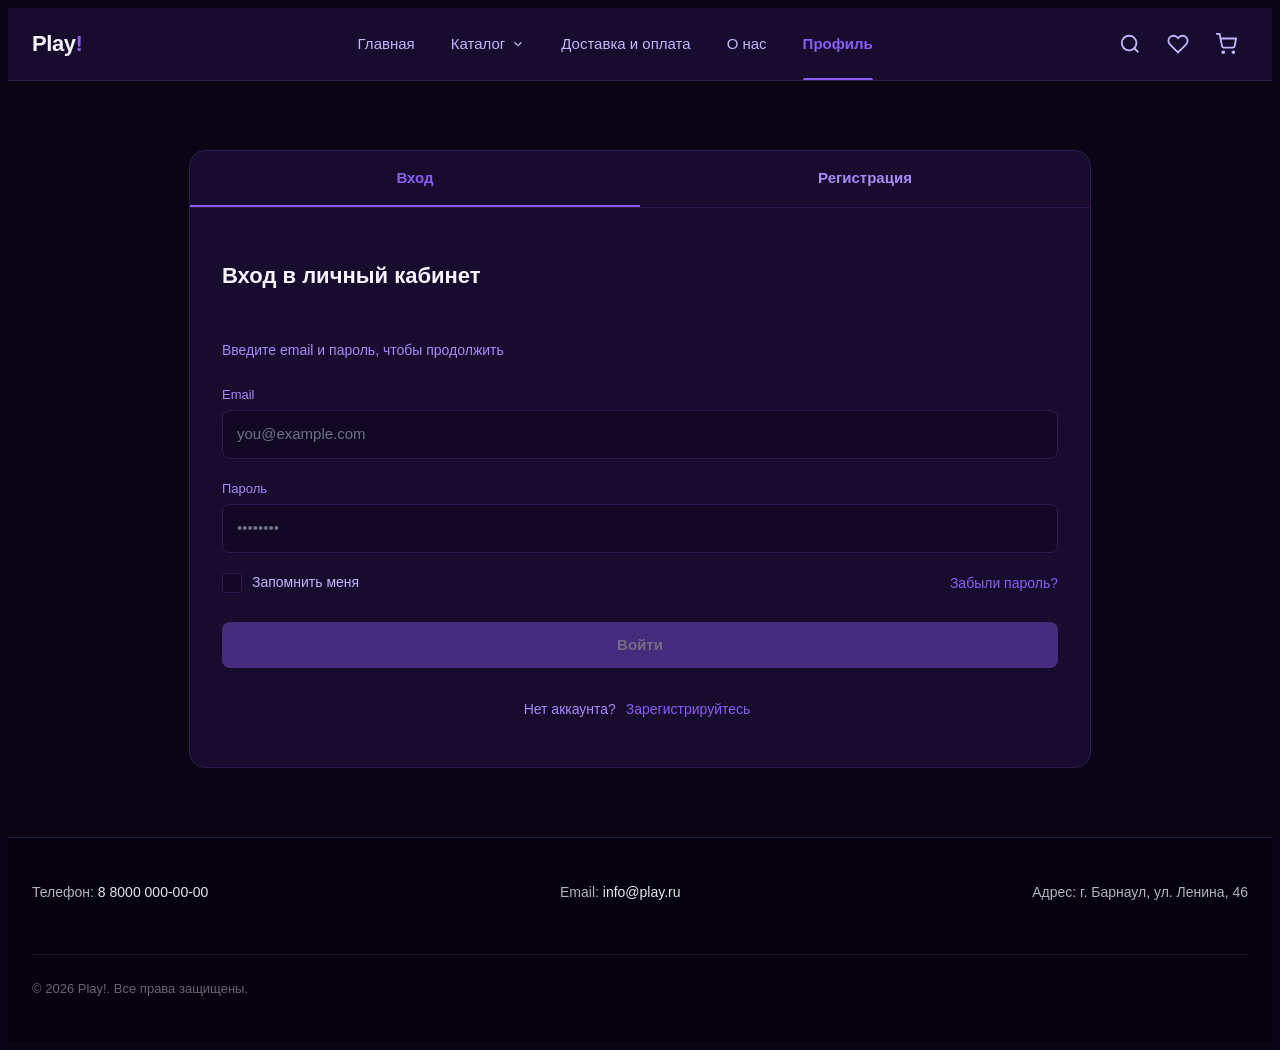
<file: www/profile.html>
<!DOCTYPE html>
<html lang="ru">
<head>
    <meta charset="UTF-8">
    <meta name="viewport" content="width=device-width, initial-scale=1.0">
    <title>Play! - Профиль</title>
    <link rel="stylesheet" href="../css/style.css">
</head>
<body>

    <header class="header">
        <div class="container header__container">
            <a href="index.html" class="logo">
                <span class="logo__title">Play<span class="logo__accent">!</span></span>
            </a>
            <nav class="nav">
                <ul class="nav__list">
                    <li class="nav__item"><a href="index.html" class="nav__link">Главная</a></li>
                    <li class="nav__item nav__item--dropdown">
                        <button type="button" class="catalog-toggle" id="catalog-toggle" aria-expanded="false">
                            Каталог
                            <svg class="catalog-toggle__chevron" viewBox="0 0 24 24" fill="none" stroke="currentColor" stroke-width="2"><polyline points="6 9 12 15 18 9"></polyline></svg>
                        </button>
                        <div class="catalog-panel" id="catalog-panel">
                            <div class="catalog-categories">
                                <a href="catalog.html?genre=strategy" class="catalog-categories__item">Стратегии</a>
                                <a href="catalog.html?genre=card" class="catalog-categories__item">Карточные</a>
                                <a href="catalog.html?genre=family" class="catalog-categories__item">Семейные</a>
                                <a href="catalog.html?genre=puzzle" class="catalog-categories__item">Головоломки</a>
                                <a href="catalog.html?genre=party" class="catalog-categories__item">Для вечеринок</a>
                                <a href="catalog.html" class="catalog-categories__item">Другие</a>
                            </div>
                        </div>
                    </li>
                    <li class="nav__item"><a href="delivery.html" class="nav__link">Доставка и оплата</a></li>
                    <li class="nav__item"><a href="about.html" class="nav__link">О нас</a></li>
                    <li class="nav__item"><a href="profile.html" class="nav__link nav__link--active">Профиль</a></li>
                </ul>
            </nav>
            <div class="actions">
                <div class="search">
                    <form class="search__form" id="search-form">
                        <input type="text" class="search__input" id="search-input" placeholder="Поиск игр..." autocomplete="off">
                        <button type="submit" class="search__submit" aria-label="Найти">
                            <svg viewBox="0 0 24 24" fill="none" stroke="currentColor" stroke-width="2"><circle cx="11" cy="11" r="8"></circle><line x1="21" y1="21" x2="16.65" y2="16.65"></line></svg>
                        </button>
                    </form>
                    <button type="button" class="icon-btn" id="search-toggle" aria-label="Поиск">
                        <svg class="icon-btn__icon" viewBox="0 0 24 24" fill="none" stroke="currentColor" stroke-width="2"><circle cx="11" cy="11" r="8"></circle><line x1="21" y1="21" x2="16.65" y2="16.65"></line></svg>
                    </button>
                </div>
                <a href="favorites.html" class="icon-btn" aria-label="Избранное">
                    <svg class="icon-btn__icon" viewBox="0 0 24 24" fill="none" stroke="currentColor" stroke-width="2">
                        <path d="M20.84 4.61a5.5 5.5 0 0 0-7.78 0L12 5.67l-1.06-1.06a5.5 5.5 0 0 0-7.78 7.78l1.06 1.06L12 21.23l7.78-7.78 1.06-1.06a5.5 5.5 0 0 0 0-7.78z"></path>
                    </svg>
                </a>
                <button type="button" class="icon-btn" aria-label="Корзина">
                    <svg class="icon-btn__icon" viewBox="0 0 24 24" fill="none" stroke="currentColor" stroke-width="2"><circle cx="9" cy="21" r="1"></circle><circle cx="20" cy="21" r="1"></circle><path d="M1 1h4l2.68 13.39a2 2 0 0 0 2 1.61h9.72a2 2 0 0 0 2-1.61L23 6H6"></path></svg>
                </button>
            </div>
        </div>
    </header>

    <main class="auth">
        <div class="container auth__container">
            <div class="auth__card">
                <div class="auth__tabs">
                    <button type="button" class="auth__tab auth__tab--active" data-tab="login">Вход</button>
                    <button type="button" class="auth__tab" data-tab="register">Регистрация</button>
                </div>

                <div class="auth__panel" id="panel-login">
                    <h2 class="auth__title">Вход в личный кабинет</h2>
                    <p class="auth__subtitle">Введите email и пароль, чтобы продолжить</p>

                    <form class="form" action="#" method="POST" novalidate>
                        <div class="form__field">
                            <label for="login-email" class="form__label">Email</label>
                            <input type="email" id="login-email" name="email" class="form__input" placeholder="you@example.com" autocomplete="email" required>
                        </div>
                        <div class="form__field">
                            <label for="login-password" class="form__label">Пароль</label>
                            <input type="password" id="login-password" name="password" class="form__input" placeholder="••••••••" autocomplete="current-password" required minlength="6">
                        </div>
                        <div class="auth__row">
                            <label class="checkbox"><input type="checkbox" class="checkbox__input"><span class="checkbox__box"></span><span>Запомнить меня</span></label>
                            <a href="#" class="auth__link">Забыли пароль?</a>
                        </div>
                        <button type="submit" class="btn btn--primary auth__submit" disabled>Войти</button>
                    </form>
                    <p class="auth__note">Нет аккаунта? <button type="button" class="auth__link" data-goto="register">Зарегистрируйтесь</button></p>
                </div>

                <div class="auth__panel" id="panel-register" hidden>
                    <h2 class="auth__title">Создать аккаунт</h2>
                    <p class="auth__subtitle">Заполните форму — займёт меньше минуты</p>

                    <form class="form" action="#" method="POST" novalidate>
                        <div class="form__row">
                            <div class="form__field">
                                <label for="reg-firstname" class="form__label">Имя</label>
                                <input type="text" id="reg-firstname" name="firstname" class="form__input" placeholder="Иван" autocomplete="given-name" autocapitalize="words" required minlength="2" maxlength="50" pattern="[А-Яа-яЁёA-Za-z\s\-]+">
                            </div>
                            <div class="form__field">
                                <label for="reg-lastname" class="form__label">Фамилия</label>
                                <input type="text" id="reg-lastname" name="lastname" class="form__input" placeholder="Иванов" autocomplete="family-name" autocapitalize="words" required minlength="2" maxlength="50" pattern="[А-Яа-яЁёA-Za-z\s\-]+">
                            </div>
                        </div>
                        <div class="form__field">
                            <label for="reg-email" class="form__label">Email</label>
                            <input type="email" id="reg-email" name="email" class="form__input" placeholder="you@example.com" autocomplete="email" required>
                        </div>
                        <div class="form__field">
                            <label for="reg-password" class="form__label">Пароль</label>
                            <input type="password" id="reg-password" name="password" class="form__input" placeholder="Минимум 6 символов" autocomplete="new-password" required minlength="6">
                        </div>
                        <div class="form__field">
                            <label for="reg-password-confirm" class="form__label">Повторите пароль</label>
                            <input type="password" id="reg-password-confirm" name="password-confirm" class="form__input" placeholder="Ещё раз" autocomplete="new-password" required minlength="6">
                        </div>
                        <label class="checkbox">
                            <input type="checkbox" class="checkbox__input" required>
                            <span class="checkbox__box"></span>
                            <span>Согласен с условиями и политикой конфиденциальности</span>
                        </label>
                        <button type="submit" class="btn btn--primary auth__submit" disabled>Зарегистрироваться</button>
                    </form>
                    <p class="auth__note">Уже есть аккаунт? <button type="button" class="auth__link" data-goto="login">Войдите</button></p>
                </div>
            </div>
        </div>
    </main>

    <footer class="footer">
        <div class="container footer__container">
            <div class="footer__contacts">
                <p class="footer__text">Телефон: <a href="tel:+79990000000" class="footer__link">8 8000 000-00-00</a></p>
                <p class="footer__text">Email: <a href="mailto:info@play.ru" class="footer__link">info@play.ru</a></p>
                <p class="footer__text">Адрес: г. Барнаул, ул. Ленина, 46</p>
            </div>
            <p class="footer__copyright">&copy; 2026 Play!. Все права защищены.</p>
        </div>
    </footer>

    <script src="../js/catalog.js"></script>
    <script src="../js/auth.js"></script>
    <script src="../js/search.js"></script>
</body>
</html>
</file>
<file: css/style.css>
@charset "UTF-8";
*::before,
*::after {
  box-sizing: border-box;
  margin: 0;
  padding: 0;
}

body {
  font-family: "Inter", -apple-system, BlinkMacSystemFont, "Segoe UI", sans-serif;
  font-size: 16px;
  line-height: 1.5;
  color: #f5f3ff;
  background: #0a0514;
  -webkit-font-smoothing: antialiased;
  -moz-osx-font-smoothing: grayscale;
}

a {
  color: inherit;
  text-decoration: none;
}

ul {
  list-style: none;
}

img {
  display: block;
  max-width: 100%;
}

button {
  font: inherit;
  color: inherit;
  background: none;
  border: none;
  cursor: pointer;
}

.container {
  max-width: 1240px;
  margin: 0 auto;
  padding: 0 24px;
}

::-webkit-scrollbar {
  width: 10px;
  height: 10px;
}

::-webkit-scrollbar-track {
  background: transparent;
}

::-webkit-scrollbar-thumb {
  background: transparent;
  border-radius: 999px;
  -webkit-transition: background 0.3s ease;
  transition: background 0.3s ease;
}

body:hover ::-webkit-scrollbar-thumb {
  background: #2d1b4e;
}

::-webkit-scrollbar-thumb:hover {
  background: #8b5cf6;
}

.header {
  position: sticky;
  top: 0;
  z-index: 100;
  background: #170b2e;
  border-bottom: 1px solid #2d1b4e;
}
.header__container {
  display: flex;
  align-items: center;
  justify-content: space-between;
  gap: 40px;
  height: 72px;
}

.logo {
  display: flex;
  align-items: center;
  gap: 10px;
  flex-shrink: 0;
}
.logo__title {
  font-size: 1.375rem;
  font-weight: 800;
  line-height: 1.1;
  letter-spacing: -0.02em;
  color: #f5f3ff;
}
.logo__accent {
  color: #8b5cf6;
}

.nav__list {
  display: flex;
  align-items: center;
  gap: 4px;
}
.nav__item {
  display: flex;
}
.nav__item--dropdown {
  position: relative;
}
.nav__link {
  position: relative;
  display: inline-block;
  padding: 24px 16px;
  font-size: 0.9375rem;
  font-weight: 500;
  color: #c4b5fd;
  transition: color 200ms cubic-bezier(0.4, 0, 0.2, 1);
}
.nav__link:hover {
  color: #8b5cf6;
}
.nav__link--active {
  color: #8b5cf6;
  font-weight: 600;
}
.nav__link--active::after {
  content: "";
  position: absolute;
  left: 16px;
  right: 16px;
  bottom: -1px;
  height: 2px;
  background: #8b5cf6;
  border-radius: 2px 2px 0 0;
}

.actions {
  display: flex;
  align-items: center;
  gap: 4px;
  flex-shrink: 0;
  position: relative;
}

.search {
  position: relative;
  display: flex;
  align-items: center;
}
.search__form {
  position: absolute;
  right: 0;
  top: 50%;
  transform: translateY(-50%);
  display: flex;
  align-items: center;
  width: 0;
  opacity: 0;
  overflow: hidden;
  transition: width 250ms cubic-bezier(0.4, 0, 0.2, 1), opacity 200ms cubic-bezier(0.4, 0, 0.2, 1);
}
.search__form.is-open {
  width: 280px;
  opacity: 1;
}
.search__input {
  width: 100%;
  padding: 10px 44px 10px 16px;
  font: inherit;
  font-size: 0.875rem;
  color: #f5f3ff;
  background: #120826;
  border: 1px solid #2d1b4e;
  border-radius: 999px;
  transition: border-color 200ms cubic-bezier(0.4, 0, 0.2, 1);
}
.search__input::-moz-placeholder {
  color: #6b7280;
}
.search__input::placeholder {
  color: #6b7280;
}
.search__input:focus {
  outline: none;
  border-color: #8b5cf6;
  box-shadow: 0 0 0 3px rgba(139, 92, 246, 0.15);
}
.search__submit {
  position: absolute;
  right: 6px;
  top: 50%;
  transform: translateY(-50%);
  display: inline-flex;
  align-items: center;
  justify-content: center;
  width: 32px;
  height: 32px;
  color: #c4b5fd;
  border-radius: 50%;
  transition: color 200ms cubic-bezier(0.4, 0, 0.2, 1), background 200ms cubic-bezier(0.4, 0, 0.2, 1);
}
.search__submit:hover {
  color: #8b5cf6;
  background: rgba(139, 92, 246, 0.15);
}
.search__submit svg {
  width: 16px;
  height: 16px;
}

.icon-btn {
  display: inline-flex;
  align-items: center;
  justify-content: center;
  width: 44px;
  height: 44px;
  border-radius: 50%;
  color: #c4b5fd;
  transition: background 200ms cubic-bezier(0.4, 0, 0.2, 1), color 200ms cubic-bezier(0.4, 0, 0.2, 1);
}
.icon-btn__icon {
  width: 22px;
  height: 22px;
}
.icon-btn:hover {
  background: rgba(139, 92, 246, 0.15);
  color: #8b5cf6;
}

.catalog-toggle {
  display: inline-flex;
  align-items: center;
  gap: 6px;
  padding: 24px 16px;
  font-size: 0.9375rem;
  font-weight: 500;
  color: #c4b5fd;
  transition: color 200ms cubic-bezier(0.4, 0, 0.2, 1);
}
.catalog-toggle:hover {
  color: #8b5cf6;
}
.catalog-toggle[aria-expanded=true] {
  color: #8b5cf6;
}
.catalog-toggle[aria-expanded=true] .catalog-toggle__chevron {
  transform: rotate(180deg);
}
.catalog-toggle__chevron {
  width: 14px;
  height: 14px;
  transition: transform 200ms cubic-bezier(0.4, 0, 0.2, 1);
}

.catalog-panel {
  position: absolute;
  top: 100%;
  left: 0;
  z-index: 90;
  min-width: 260px;
  background: #170b2e;
  border: 1px solid #2d1b4e;
  border-radius: 0 0 16px 16px;
  box-shadow: 0 12px 32px rgba(139, 92, 246, 0.25);
  overflow: hidden;
  display: none;
  transform-origin: top;
  animation: catalogSlideDown 220ms cubic-bezier(0.4, 0, 0.2, 1) forwards;
}
.catalog-panel.is-open {
  display: block;
}

@keyframes catalogSlideDown {
  from {
    opacity: 0;
    transform: translateY(-10px) scaleY(0.96);
  }
  to {
    opacity: 1;
    transform: translateY(0) scaleY(1);
  }
}
.catalog-categories {
  padding: 10px 0;
  background: #120826;
}
.catalog-categories__item {
  position: relative;
  display: block;
  width: 100%;
  padding: 12px 20px;
  font-size: 0.9375rem;
  font-weight: 500;
  text-align: left;
  color: #c4b5fd;
  transition: background 150ms cubic-bezier(0.4, 0, 0.2, 1), color 150ms cubic-bezier(0.4, 0, 0.2, 1);
}
.catalog-categories__item:hover {
  background: rgba(139, 92, 246, 0.15);
  color: #8b5cf6;
}
.catalog-categories__item--active {
  background: #170b2e;
  color: #8b5cf6;
  font-weight: 600;
}
.catalog-categories__item--active::before {
  content: "";
  position: absolute;
  left: 0;
  top: 0;
  bottom: 0;
  width: 3px;
  background: #8b5cf6;
}

.hero {
  position: relative;
  display: flex;
  align-items: center;
  min-height: 520px;
  overflow: hidden;
  color: #f5f3ff;
}
.hero__bg {
  position: absolute;
  inset: 0;
  background-position: center;
  background-size: cover;
  background-repeat: no-repeat;
}
.hero__bg::after {
  content: "";
  position: absolute;
  inset: 0;
  background: linear-gradient(90deg, rgba(10, 5, 20, 0.95) 0%, rgba(10, 5, 20, 0.6) 45%, rgba(10, 5, 20, 0.2) 100%);
}
.hero__container {
  position: relative;
  z-index: 3;
  width: 100%;
  padding-top: 72px;
  padding-bottom: 72px;
}
.hero__content {
  max-width: 560px;
  transition: opacity 300ms cubic-bezier(0.4, 0, 0.2, 1), transform 300ms cubic-bezier(0.4, 0, 0.2, 1);
}
.hero__content--fading {
  opacity: 0;
  transform: translateY(8px);
}
.hero__eyebrow {
  margin-bottom: 20px;
  font-size: 0.8125rem;
  font-weight: 500;
  letter-spacing: 0.12em;
  text-transform: uppercase;
  color: #a78bfa;
}
.hero__title {
  margin-bottom: 20px;
  font-size: clamp(2rem, 4.4vw, 3.5rem);
  font-weight: 800;
  line-height: 1.1;
  letter-spacing: -0.02em;
}
.hero__subtitle {
  margin-bottom: 32px;
  font-size: 1.0625rem;
  line-height: 1.6;
  color: #a78bfa;
}
.hero__arrow {
  position: absolute;
  top: 50%;
  z-index: 4;
  display: inline-flex;
  align-items: center;
  justify-content: center;
  width: 48px;
  height: 48px;
  color: #f5f3ff;
  background: rgba(255, 255, 255, 0.15);
  border-radius: 50%;
  backdrop-filter: blur(6px);
  transform: translateY(-50%);
  transition: background 200ms cubic-bezier(0.4, 0, 0.2, 1);
}
.hero__arrow__icon {
  width: 22px;
  height: 22px;
}
.hero__arrow:hover {
  background: rgba(139, 92, 246, 0.4);
}
.hero__arrow--prev {
  left: 24px;
}
.hero__arrow--next {
  right: 24px;
}
.hero__dots {
  position: absolute;
  left: 50%;
  bottom: 28px;
  z-index: 4;
  display: flex;
  gap: 10px;
  transform: translateX(-50%);
}
.hero__dot {
  width: 10px;
  height: 10px;
  background: rgba(255, 255, 255, 0.45);
  border-radius: 50%;
  transition: background 200ms cubic-bezier(0.4, 0, 0.2, 1), width 200ms cubic-bezier(0.4, 0, 0.2, 1);
}
.hero__dot--active {
  width: 28px;
  background: #8b5cf6;
  border-radius: 5px;
}

.features {
  padding: 50px 0;
}
.features__list {
  display: grid;
  grid-template-columns: repeat(4, 1fr);
  background: #170b2e;
  border: 1px solid #2d1b4e;
  border-radius: 16px;
  box-shadow: 0 4px 12px rgba(0, 0, 0, 0.5);
  overflow: hidden;
}
.features__item {
  position: relative;
  display: flex;
  align-items: flex-start;
  gap: 16px;
  padding: 28px 24px;
}
.features__item:not(:last-child)::after {
  content: "";
  position: absolute;
  right: 0;
  top: 24px;
  bottom: 24px;
  width: 1px;
  background: #2d1b4e;
}
.features__icon {
  display: inline-flex;
  align-items: center;
  justify-content: center;
  width: 48px;
  height: 48px;
  flex-shrink: 0;
  color: #8b5cf6;
  background: rgba(139, 92, 246, 0.15);
  border-radius: 50%;
}
.features__icon svg {
  width: 26px;
  height: 26px;
}
.features__title {
  font-size: 0.9375rem;
  font-weight: 700;
  line-height: 1.3;
  color: #f5f3ff;
}
.features__text {
  font-size: 0.8125rem;
  line-height: 1.5;
  color: #a78bfa;
}

.page {
  padding: 40px 0 64px;
}
.page__title {
  margin-bottom: 16px;
  font-size: clamp(1.75rem, 3.5vw, 2.5rem);
  font-weight: 800;
  line-height: 1.15;
  letter-spacing: -0.02em;
}
.page__lead {
  max-width: 720px;
  margin-bottom: 48px;
  font-size: 1.0625rem;
  line-height: 1.6;
  color: #a78bfa;
}
.page__section {
  margin-bottom: 56px;
}
.page__section:last-child {
  margin-bottom: 0;
}
.page__subtitle {
  margin-bottom: 24px;
  font-size: 1.5rem;
  font-weight: 700;
  letter-spacing: -0.01em;
}

.cards {
  display: grid;
  grid-template-columns: repeat(4, 1fr);
  gap: 16px;
}

.card {
  display: flex;
  flex-direction: column;
  gap: 12px;
  padding: 24px;
  background: #170b2e;
  border: 1px solid #2d1b4e;
  border-radius: 16px;
  transition: border-color 200ms cubic-bezier(0.4, 0, 0.2, 1), transform 200ms cubic-bezier(0.4, 0, 0.2, 1);
}
.card:hover {
  border-color: #8b5cf6;
  transform: translateY(-2px);
}
.card__icon {
  display: inline-flex;
  align-items: center;
  justify-content: center;
  width: 48px;
  height: 48px;
  color: #8b5cf6;
  background: rgba(139, 92, 246, 0.15);
  border-radius: 50%;
}
.card__icon svg {
  width: 26px;
  height: 26px;
}
.card__title {
  font-size: 1rem;
  font-weight: 700;
  color: #f5f3ff;
}
.card__text {
  flex-grow: 1;
  font-size: 0.875rem;
  line-height: 1.5;
  color: #a78bfa;
}
.card__price {
  margin-top: 4px;
  font-size: 1.125rem;
  font-weight: 700;
  color: #8b5cf6;
}

.info-list {
  display: grid;
  gap: 12px;
}
.info-list__item {
  display: flex;
  gap: 16px;
  padding: 20px 24px;
  background: #170b2e;
  border: 1px solid #2d1b4e;
  border-radius: 16px;
}
.info-list__mark {
  display: inline-flex;
  align-items: center;
  justify-content: center;
  width: 32px;
  height: 32px;
  flex-shrink: 0;
  font-size: 0.875rem;
  font-weight: 700;
  color: #8b5cf6;
  background: rgba(139, 92, 246, 0.15);
  border-radius: 50%;
}
.info-list__title {
  font-size: 1rem;
  font-weight: 700;
  color: #f5f3ff;
}
.info-list__text {
  font-size: 0.875rem;
  line-height: 1.5;
  color: #a78bfa;
}

.story {
  padding: 28px 32px;
  background: #170b2e;
  border: 1px solid #2d1b4e;
  border-radius: 16px;
}
.story__content {
  display: flex;
  flex-direction: column;
  gap: 16px;
  max-width: 720px;
}
.story__text {
  font-size: 1rem;
  line-height: 1.7;
  color: #c4b5fd;
}

.stats {
  display: grid;
  grid-template-columns: repeat(4, 1fr);
  gap: 16px;
}
.stats__item {
  display: flex;
  flex-direction: column;
  gap: 4px;
  padding: 24px;
  text-align: center;
  background: #170b2e;
  border: 1px solid #2d1b4e;
  border-radius: 16px;
}
.stats__value {
  font-size: clamp(1.75rem, 3vw, 2.5rem);
  font-weight: 800;
  letter-spacing: -0.02em;
  color: #8b5cf6;
}
.stats__label {
  font-size: 0.875rem;
  color: #a78bfa;
}

.form {
  display: flex;
  flex-direction: column;
  gap: 20px;
}
.form__row {
  display: grid;
  grid-template-columns: minmax(0, 1fr) minmax(0, 1fr);
  gap: 12px;
}
.form__field {
  display: flex;
  flex-direction: column;
  gap: 6px;
  min-width: 0;
}
.form__label {
  font-size: 0.8125rem;
  font-weight: 500;
  color: #a78bfa;
}
.form__input {
  width: 100%;
  min-width: 0;
  padding: 12px 14px;
  font: inherit;
  font-size: 0.9375rem;
  color: #f5f3ff;
  background: #120826;
  border: 1px solid #2d1b4e;
  border-radius: 8px;
  box-sizing: border-box;
  transition: border-color 200ms cubic-bezier(0.4, 0, 0.2, 1), box-shadow 200ms cubic-bezier(0.4, 0, 0.2, 1), background 200ms cubic-bezier(0.4, 0, 0.2, 1);
}
.form__input::-moz-placeholder {
  color: #6b7280;
}
.form__input::placeholder {
  color: #6b7280;
}
.form__input:focus {
  outline: none;
  border-color: #8b5cf6;
  box-shadow: 0 0 0 3px rgba(139, 92, 246, 0.15);
}
.form__input--error {
  border-color: #ef4444 !important;
  background: rgba(239, 68, 68, 0.05);
}
.form__input--error:focus {
  box-shadow: 0 0 0 3px rgba(239, 68, 68, 0.2) !important;
}
.form__input--ok {
  border-color: #22c55e;
}
.form__input--ok:focus {
  box-shadow: 0 0 0 3px rgba(34, 197, 94, 0.2) !important;
}
.form__actions {
  display: flex;
  justify-content: flex-end;
  margin-top: 4px;
}

.btn {
  display: inline-flex;
  align-items: center;
  justify-content: center;
  padding: 12px 24px;
  font-size: 0.9375rem;
  font-weight: 600;
  border-radius: 8px;
  transition: background 200ms cubic-bezier(0.4, 0, 0.2, 1), color 200ms cubic-bezier(0.4, 0, 0.2, 1), opacity 200ms cubic-bezier(0.4, 0, 0.2, 1);
  cursor: pointer;
}
.btn--primary {
  color: #fff;
  background: #8b5cf6;
}
.btn--primary:hover:not(:disabled) {
  background: #7c3aed;
}
.btn--ghost {
  color: #8b5cf6;
  background: transparent;
  border: 1px dashed #8b5cf6;
}
.btn--ghost:hover:not(:disabled) {
  background: rgba(139, 92, 246, 0.15);
}
.btn:disabled {
  opacity: 0.4;
  cursor: not-allowed;
  pointer-events: none;
}

.checkbox {
  display: inline-flex;
  align-items: center;
  gap: 10px;
  font-size: 0.875rem;
  line-height: 1.4;
  color: #c4b5fd;
  cursor: pointer;
}
.checkbox__input {
  position: absolute;
  width: 0;
  height: 0;
  opacity: 0;
}
.checkbox__input:checked + .checkbox__box {
  background: #8b5cf6;
  border-color: #8b5cf6;
}
.checkbox__input:checked + .checkbox__box::after {
  transform: rotate(45deg) scale(1);
}
.checkbox__input:focus-visible + .checkbox__box {
  box-shadow: 0 0 0 3px rgba(139, 92, 246, 0.15);
}
.checkbox__box {
  position: relative;
  display: inline-block;
  width: 18px;
  height: 18px;
  flex-shrink: 0;
  background: #120826;
  border: 1px solid #2d1b4e;
  border-radius: 4px;
  transition: background 200ms cubic-bezier(0.4, 0, 0.2, 1), border-color 200ms cubic-bezier(0.4, 0, 0.2, 1);
}
.checkbox__box::after {
  content: "";
  position: absolute;
  left: 5px;
  top: 1px;
  width: 5px;
  height: 10px;
  border: solid #fff;
  border-width: 0 2px 2px 0;
  transform: rotate(45deg) scale(0);
  transition: transform 200ms cubic-bezier(0.4, 0, 0.2, 1);
}

.auth {
  display: flex;
  align-items: center;
  min-height: calc(100vh - 72px - 200px);
  padding: 64px 0;
}
.auth__container {
  display: flex;
  justify-content: center;
  width: 100%;
}
.auth__card {
  width: 100%;
  max-width: 900px;
  background: #170b2e;
  border: 1px solid #2d1b4e;
  border-radius: 16px;
  overflow: hidden;
}
.auth__tabs {
  display: grid;
  grid-template-columns: 1fr 1fr;
  border-bottom: 1px solid #2d1b4e;
}
.auth__tab {
  padding: 16px;
  font-size: 0.9375rem;
  font-weight: 600;
  color: #a78bfa;
  background: transparent;
  border-bottom: 2px solid transparent;
  transition: color 200ms cubic-bezier(0.4, 0, 0.2, 1), border-color 200ms cubic-bezier(0.4, 0, 0.2, 1);
}
.auth__tab:hover {
  color: #f5f3ff;
}
.auth__tab--active {
  color: #8b5cf6;
  border-bottom-color: #8b5cf6;
}
.auth__panel {
  display: flex;
  flex-direction: column;
  gap: 16px;
  padding: 32px;
}
.auth__panel[hidden] {
  display: none;
}
.auth__title {
  font-size: 1.375rem;
  font-weight: 700;
  color: #f5f3ff;
}
.auth__subtitle {
  margin-bottom: 8px;
  font-size: 0.875rem;
  color: #a78bfa;
}
.auth__row {
  display: flex;
  flex-wrap: wrap;
  align-items: center;
  justify-content: space-between;
  gap: 16px;
}
.auth__link {
  font-size: 0.875rem;
  color: #8b5cf6;
  transition: color 200ms cubic-bezier(0.4, 0, 0.2, 1);
}
.auth__link:hover {
  color: #7c3aed;
  text-decoration: underline;
}
.auth__submit {
  width: 100%;
  margin-top: 8px;
}
.auth__note {
  font-size: 0.875rem;
  text-align: center;
  color: #a78bfa;
}

.catalog-page {
  display: grid;
  grid-template-columns: 260px 1fr;
  gap: 32px;
  align-items: start;
}
.catalog-page__main {
  min-width: 0;
}
.catalog-page__head {
  display: flex;
  flex-wrap: wrap;
  justify-content: space-between;
  align-items: flex-end;
  gap: 24px;
  margin-bottom: 24px;
}
.catalog-page__title {
  margin-bottom: 6px;
  font-size: clamp(1.5rem, 3vw, 2rem);
  font-weight: 800;
  line-height: 1.15;
}
.catalog-page__count {
  font-size: 0.875rem;
  color: #a78bfa;
}
.catalog-page__sort {
  display: inline-flex;
  align-items: center;
  gap: 8px;
  font-size: 0.875rem;
  color: #a78bfa;
}
.catalog-page__empty {
  grid-column: 1/-1;
  padding: 48px;
  text-align: center;
  color: #a78bfa;
  background: #170b2e;
  border: 1px dashed #2d1b4e;
  border-radius: 16px;
}
.catalog-page__more {
  display: flex;
  justify-content: center;
  margin-top: 32px;
}

.catalog-page__sort {
  display: inline-flex;
  align-items: center;
  gap: 8px;
  font-size: 0.875rem;
  color: #a78bfa;
}
.catalog-page__sort select {
  padding: 10px 36px 10px 14px;
  font: inherit;
  font-size: 0.875rem;
  color: #f5f3ff;
  background-color: #170b2e;
  background-image: url("data:image/svg+xml;charset=utf-8,%3Csvg xmlns='http://www.w3.org/2000/svg' width='12' height='12' viewBox='0 0 24 24' fill='none' stroke='%23a78bfa' stroke-width='2'%3E%3Cpolyline points='6 9 12 15 18 9'/%3E%3C/svg%3E");
  background-repeat: no-repeat;
  background-position: right 12px center;
  border: 1px solid #2d1b4e;
  border-radius: 8px;
  cursor: pointer;
  -moz-appearance: none;
       appearance: none;
  -webkit-appearance: none;
  transition: border-color 200ms cubic-bezier(0.4, 0, 0.2, 1), box-shadow 200ms cubic-bezier(0.4, 0, 0.2, 1);
}
.catalog-page__sort select:hover {
  border-color: #8b5cf6;
}
.catalog-page__sort select:focus {
  outline: none;
  border-color: #8b5cf6;
  box-shadow: 0 0 0 3px rgba(139, 92, 246, 0.15);
}
.catalog-page__sort select option {
  background: #170b2e;
  color: #f5f3ff;
  padding: 8px;
}

.catalog-filters {
  position: sticky;
  top: 96px;
  display: flex;
  flex-direction: column;
  gap: 16px;
  min-width: 0;
}
.catalog-filters__heading {
  font-size: 1.125rem;
  font-weight: 700;
}
.catalog-filters__block {
  padding: 16px 20px;
  background: #170b2e;
  border: 1px solid #2d1b4e;
  border-radius: 16px;
  box-sizing: border-box;
}
.catalog-filters__title {
  margin-bottom: 12px;
  font-size: 0.8125rem;
  font-weight: 700;
  text-transform: uppercase;
  letter-spacing: 0.08em;
  color: #a78bfa;
}
.catalog-filters__options {
  display: flex;
  flex-direction: column;
  gap: 10px;
  min-width: 0;
}
.catalog-filters__label {
  display: flex;
  align-items: center;
  gap: 10px;
  font-size: 0.875rem;
  color: #c4b5fd;
  cursor: pointer;
}
.catalog-filters__label:hover {
  color: #f5f3ff;
}
.catalog-filters {
  /* ===== ЦЕНА ===== */
}
.catalog-filters__price {
  display: grid;
  grid-template-columns: minmax(0, 1fr) auto minmax(0, 1fr);
  align-items: center;
  gap: 8px;
}
.catalog-filters__price input {
  width: 100%;
  min-width: 0;
  padding: 10px 12px;
  font: inherit;
  font-size: 0.8125rem;
  color: #f5f3ff;
  background: #120826;
  border: 1px solid #2d1b4e;
  border-radius: 8px;
  box-sizing: border-box;
  -moz-appearance: textfield;
}
.catalog-filters__price input::-webkit-outer-spin-button, .catalog-filters__price input::-webkit-inner-spin-button {
  -webkit-appearance: none;
  margin: 0;
}
.catalog-filters__price input::-moz-placeholder {
  color: #6b7280;
}
.catalog-filters__price input::placeholder {
  color: #6b7280;
}
.catalog-filters__price input:focus {
  outline: none;
  border-color: #8b5cf6;
  box-shadow: 0 0 0 3px rgba(139, 92, 246, 0.15);
}
.catalog-filters__dash {
  color: #6b7280;
  flex-shrink: 0;
  font-size: 0.875rem;
}
.catalog-filters__apply {
  width: 100%;
  box-sizing: border-box;
  margin-top: 4px;
}

.catalog-filters__reset {
  display: inline-flex;
  align-items: center;
  gap: 4px;
  padding: 6px 12px;
  font-size: 0.8125rem;
  font-weight: 500;
  color: #8b5cf6;
  background: rgba(139, 92, 246, 0.15);
  border: 1px solid transparent;
  border-radius: 999px;
  cursor: pointer;
  transition: background 200ms cubic-bezier(0.4, 0, 0.2, 1), color 200ms cubic-bezier(0.4, 0, 0.2, 1), border-color 200ms cubic-bezier(0.4, 0, 0.2, 1);
}
.catalog-filters__reset:hover {
  background: #8b5cf6;
  color: #fff;
}
.catalog-filters__reset:active {
  background: #7c3aed;
}

.products-grid {
  display: grid;
  grid-template-columns: repeat(3, 1fr);
  gap: 20px;
}

.product-card {
  display: flex;
  flex-direction: column;
  background: #170b2e;
  border: 1px solid #2d1b4e;
  border-radius: 16px;
  overflow: hidden;
  transition: border-color 200ms cubic-bezier(0.4, 0, 0.2, 1), transform 200ms cubic-bezier(0.4, 0, 0.2, 1);
}
.product-card:hover {
  border-color: #8b5cf6;
  transform: translateY(-2px);
}
.product-card:hover .product-card__image {
  transform: scale(1.05);
}
.product-card__image-wrap {
  position: relative;
  display: block;
  aspect-ratio: 4/3;
  background: #120826;
  overflow: hidden;
}
.product-card__image {
  width: 100%;
  height: 100%;
  -o-object-fit: cover;
     object-fit: cover;
  transition: transform 400ms cubic-bezier(0.4, 0, 0.2, 1);
}
.product-card__badge {
  position: absolute;
  top: 12px;
  padding: 4px 10px;
  font-size: 0.75rem;
  font-weight: 700;
  color: #fff;
  border-radius: 999px;
}
.product-card__badge--new {
  left: 12px;
  background: #8b5cf6;
}
.product-card__badge--sale {
  right: 12px;
  background: #ef4444;
}
.product-card__body {
  display: flex;
  flex-direction: column;
  gap: 8px;
  padding: 16px;
  flex-grow: 1;
}
.product-card__brand {
  font-size: 0.75rem;
  font-weight: 600;
  text-transform: uppercase;
  letter-spacing: 0.06em;
  color: #a78bfa;
}
.product-card__title {
  min-height: 2.7em;
  font-size: 0.9375rem;
  font-weight: 600;
  color: #f5f3ff;
}
.product-card__prices {
  display: flex;
  align-items: baseline;
  gap: 8px;
  margin-top: auto;
  padding-top: 4px;
}
.product-card__price {
  font-size: 1.125rem;
  font-weight: 800;
  color: #f5f3ff;
}
.product-card__old-price {
  font-size: 0.875rem;
  color: #a78bfa;
  text-decoration: line-through;
}
.product-card__button {
  width: 100%;
  margin-top: 8px;
}

.product-breadcrumb {
  display: flex;
  flex-wrap: wrap;
  align-items: center;
  gap: 8px;
  margin-bottom: 32px;
  font-size: 0.875rem;
  color: #a78bfa;
}
.product-breadcrumb a {
  color: #c4b5fd;
  transition: color 200ms cubic-bezier(0.4, 0, 0.2, 1);
}
.product-breadcrumb a:hover {
  color: #8b5cf6;
}
.product-breadcrumb span {
  color: #6b7280;
}
.product-breadcrumb b {
  color: #f5f3ff;
  font-weight: 600;
}

.product-page__grid {
  display: grid;
  grid-template-columns: 1fr 1fr;
  gap: 60px;
  align-items: start;
}
.product-page__gallery {
  position: sticky;
  top: 100px;
}
.product-page__image-wrap {
  position: relative;
  aspect-ratio: 1/1;
  background: #170b2e;
  border: 1px solid #2d1b4e;
  border-radius: 16px;
  overflow: hidden;
  transition: border-color 300ms cubic-bezier(0.4, 0, 0.2, 1), box-shadow 300ms cubic-bezier(0.4, 0, 0.2, 1);
}
.product-page__image-wrap:hover {
  border-color: #8b5cf6;
  box-shadow: 0 20px 60px rgba(139, 92, 246, 0.15);
}
.product-page__image {
  width: 100%;
  height: 100%;
  -o-object-fit: cover;
     object-fit: cover;
  transition: transform 600ms cubic-bezier(0.4, 0, 0.2, 1);
}
.product-page__image-wrap:hover .product-page__image {
  transform: scale(1.05);
}
.product-page__badge {
  position: absolute;
  top: 20px;
  padding: 8px 16px;
  font-size: 0.8125rem;
  font-weight: 700;
  color: #fff;
  border-radius: 999px;
  z-index: 2;
}
.product-page__badge--new {
  left: 20px;
  background: #8b5cf6;
  box-shadow: 0 4px 12px rgba(139, 92, 246, 0.4);
}
.product-page__badge--sale {
  right: 20px;
  background: #ef4444;
  box-shadow: 0 4px 12px rgba(239, 68, 68, 0.4);
}
.product-page__body {
  display: flex;
  flex-direction: column;
  gap: 24px;
}
.product-page__brand {
  font-size: 0.75rem;
  font-weight: 700;
  text-transform: uppercase;
  letter-spacing: 0.1em;
  color: #8b5cf6;
}
.product-page__title {
  margin: 0;
  font-size: clamp(1.75rem, 3.5vw, 2.75rem);
  font-weight: 800;
  line-height: 1.1;
  letter-spacing: -0.02em;
  color: #f5f3ff;
}
.product-page__price-block {
  display: flex;
  align-items: baseline;
  gap: 14px;
  padding: 20px 0;
  border-top: 1px solid #2d1b4e;
  border-bottom: 1px solid #2d1b4e;
}
.product-page__price {
  font-size: 2.5rem;
  font-weight: 800;
  line-height: 1;
  letter-spacing: -0.02em;
  color: #f5f3ff;
}
.product-page__old-price {
  font-size: 1.25rem;
  color: #a78bfa;
  text-decoration: line-through;
}
.product-page__discount {
  padding: 4px 10px;
  font-size: 0.875rem;
  font-weight: 700;
  color: #fff;
  background: #ef4444;
  border-radius: 999px;
}
.product-page__stock {
  font-size: 0.9375rem;
  color: #4ade80;
  margin-top: -12px;
}
.product-page__specs {
  padding: 24px;
  background: #170b2e;
  border: 1px solid #2d1b4e;
  border-radius: 16px;
}
.product-page__specs-title {
  margin: 0 0 16px 0;
  font-size: 1rem;
  font-weight: 700;
  color: #f5f3ff;
}
.product-page__specs-list {
  display: flex;
  flex-direction: column;
}
.product-page__spec {
  display: flex;
  justify-content: space-between;
  align-items: center;
  padding: 12px 0;
  font-size: 0.9375rem;
  border-bottom: 1px dashed #2d1b4e;
}
.product-page__spec:last-child {
  border-bottom: none;
  padding-bottom: 0;
}
.product-page__spec:first-child {
  padding-top: 0;
}
.product-page__spec-label {
  color: #a78bfa;
}
.product-page__spec-value {
  font-weight: 600;
  color: #f5f3ff;
}
.product-page__description p {
  font-size: 0.9375rem;
  line-height: 1.7;
  color: #c4b5fd;
}
.product-page__actions {
  display: flex;
  gap: 12px;
  padding-top: 8px;
}
.product-page__add {
  flex-grow: 1;
  padding: 18px 32px;
  font-size: 1rem;
}
.product-page__favorite {
  display: inline-flex;
  align-items: center;
  justify-content: center;
  width: 60px;
  height: 60px;
  flex-shrink: 0;
  color: #c4b5fd;
  background: #170b2e;
  border: 1px solid #2d1b4e;
  border-radius: 8px;
  cursor: pointer;
  transition: all 250ms cubic-bezier(0.4, 0, 0.2, 1);
}
.product-page__favorite:hover {
  color: #8b5cf6;
  background: rgba(139, 92, 246, 0.15);
  border-color: #8b5cf6;
  transform: scale(1.05);
}
.product-page__favorite.is-active {
  color: #fff;
  background: #8b5cf6;
  border-color: #8b5cf6;
}
.product-page__favorite.is-active .product-page__favorite-icon {
  fill: #fff;
}
.product-page__favorite-icon {
  transition: fill 250ms cubic-bezier(0.4, 0, 0.2, 1);
}

@media (max-width: 900px) {
  .product-page__grid {
    grid-template-columns: 1fr;
    gap: 32px;
  }
  .product-page__gallery {
    position: static;
  }
}
@media (max-width: 768px) {
  .product-page__title {
    font-size: 1.75rem;
  }
  .product-page__price {
    font-size: 2rem;
  }
  .product-page__actions {
    flex-direction: column;
  }
  .product-page__favorite {
    width: 100%;
    height: 52px;
  }
}
.footer {
  padding: 30px 0;
  color: rgba(255, 255, 255, 0.7);
  background: #06010f;
  border-top: 1px solid #2d1b4e;
}
.footer__container {
  display: flex;
  flex-direction: column;
  gap: 24px;
}
.footer__contacts {
  display: flex;
  justify-content: space-between;
  gap: 10px;
  font-style: normal;
}
.footer__text {
  font-size: 0.875rem;
}
.footer__link {
  color: rgba(255, 255, 255, 0.9);
  transition: color 200ms cubic-bezier(0.4, 0, 0.2, 1);
}
.footer__link:hover {
  color: #8b5cf6;
  text-decoration: underline;
}
.footer__copyright {
  padding-top: 24px;
  font-size: 0.8125rem;
  color: rgba(255, 255, 255, 0.4);
  border-top: 1px solid rgba(255, 255, 255, 0.08);
}

@media (max-width: 1024px) {
  .header__container {
    gap: 20px;
  }
  .nav__link, .catalog-toggle {
    padding: 24px 10px;
    font-size: 0.875rem;
  }
  .features__list {
    grid-template-columns: repeat(2, 1fr);
  }
  .cards {
    grid-template-columns: repeat(2, 1fr);
  }
  .stats {
    grid-template-columns: repeat(2, 1fr);
  }
  .catalog-page {
    grid-template-columns: 220px 1fr;
    gap: 24px;
  }
}
@media (max-width: 900px) {
  .product-page__grid {
    grid-template-columns: 1fr;
    gap: 24px;
  }
  .catalog-panel {
    position: fixed;
    top: 72px;
    left: 0;
    right: 0;
    min-width: 0;
  }
}
@media (max-width: 768px) {
  .header__container {
    height: auto;
    padding: 12px 0;
    flex-wrap: wrap;
    gap: 12px;
  }
  .nav {
    order: 3;
    flex: 1 0 100%;
    overflow-x: auto;
  }
  .hero {
    min-height: 440px;
  }
  .hero__arrow {
    display: none;
  }
  .features__list {
    grid-template-columns: 1fr;
  }
  .cards {
    grid-template-columns: 1fr;
  }
  .form__row {
    grid-template-columns: 1fr;
  }
  .stats {
    grid-template-columns: 1fr;
  }
  .catalog-page {
    grid-template-columns: 1fr;
  }
  .products-grid {
    grid-template-columns: 1fr;
  }
  .footer__contacts {
    flex-direction: column;
  }
}/*# sourceMappingURL=style.css.map */
</file>
